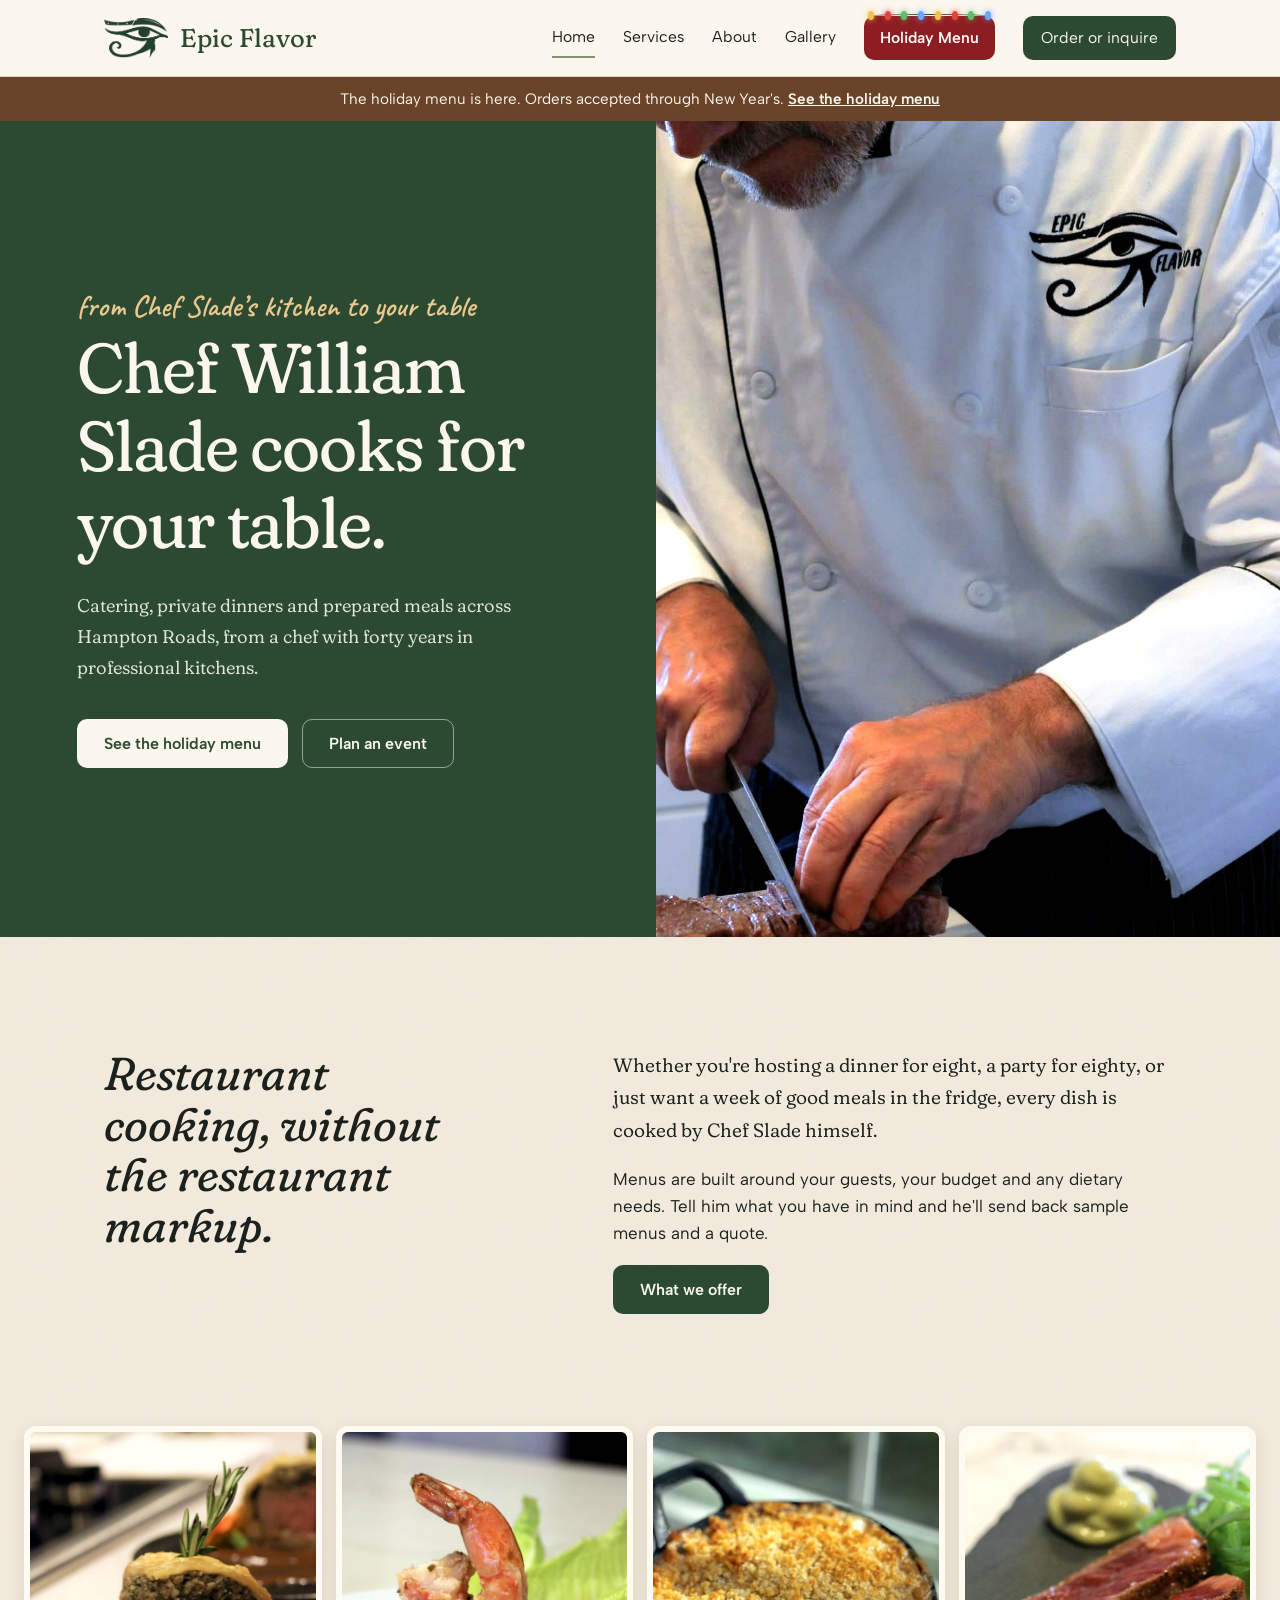
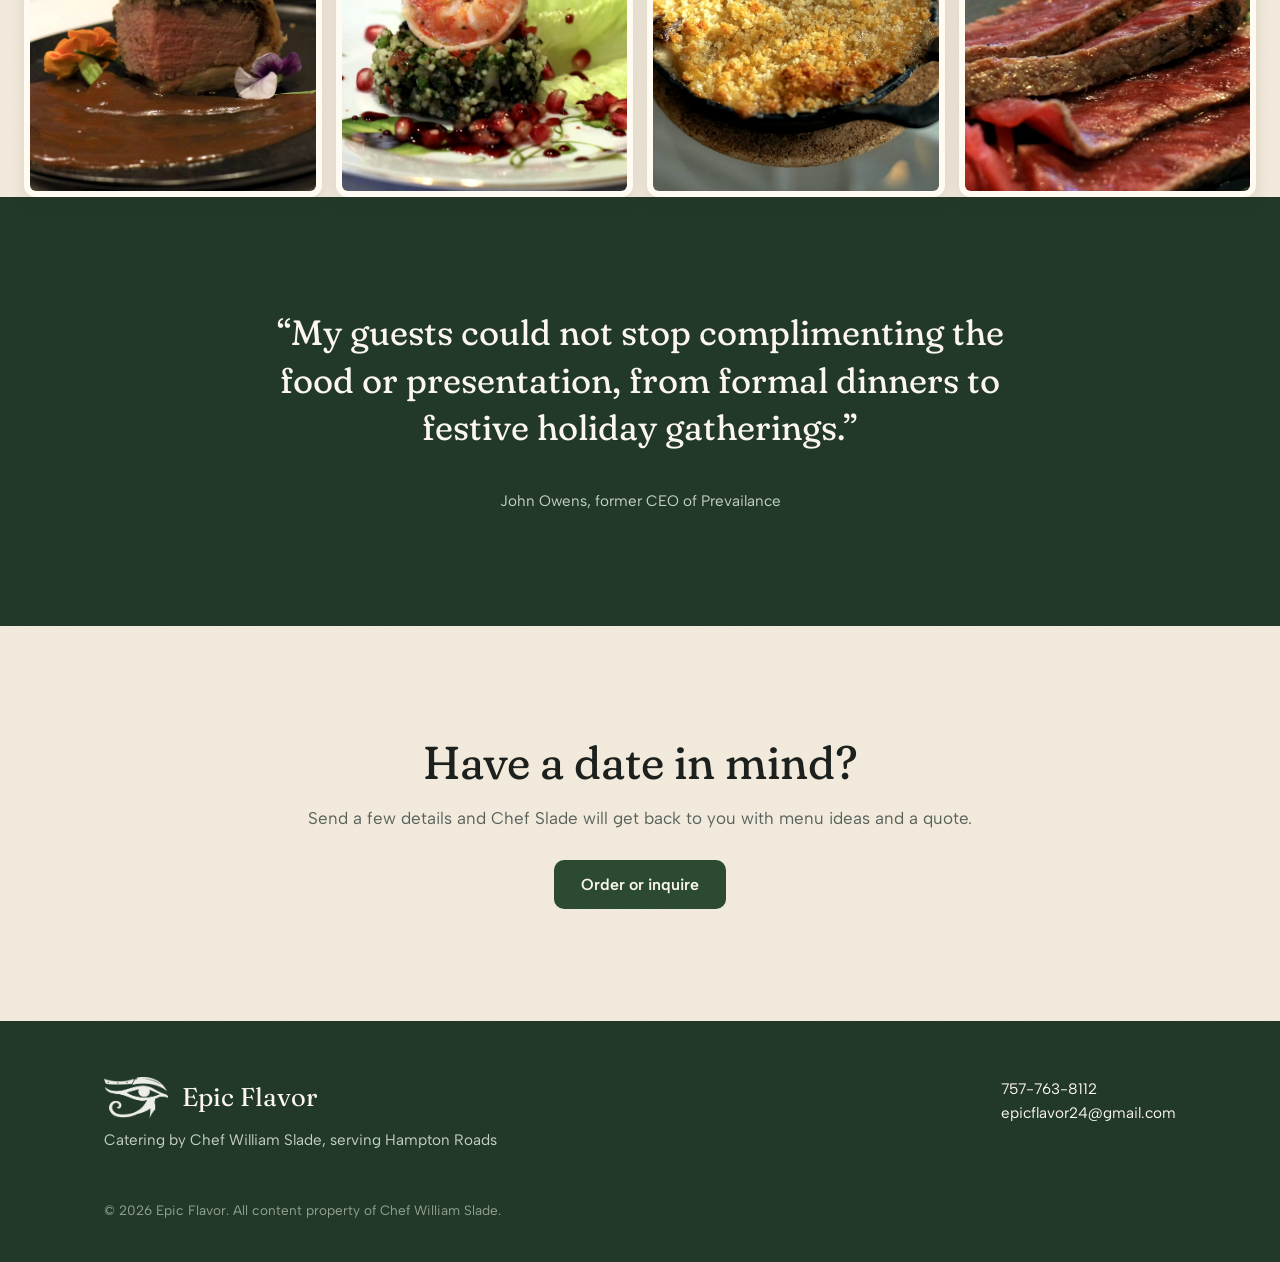
<file: index.html>
<!DOCTYPE html>
<html lang="en">
<head>
  <meta charset="utf-8">
  <meta name="viewport" content="width=device-width, initial-scale=1">
  <title>Epic Flavor | Catering by Chef William Slade</title>
  <meta name="description" content="Chef-made catering, private dinners and prepared meals in Hampton Roads by Chef William Slade.">
  <link rel="icon" href="/images/logo-mark.png">
  <link rel="stylesheet" href="/styles.css">
</head>
<body>
  <header class="site-header">
    <div class="wrap">
      <a class="brand" href="/"><img src="/images/logo-mark.png" alt="" width="64" height="43"><span>Epic Flavor</span></a>
      <button class="menu-toggle" type="button" aria-expanded="false" aria-controls="nav">Menu</button>
      <nav class="nav" id="nav" aria-label="Main">
        <a href="/index.html" aria-current="page">Home</a>
        <a href="/services.html">Services</a>
        <a href="/about.html">About</a>
        <a href="/gallery.html">Gallery</a>
        <a class="nav-holiday" href="/holiday.html"><span class="lights" aria-hidden="true"><i></i><i></i><i></i><i></i><i></i><i></i><i></i><i></i></span>Holiday Menu</a>
        <a class="nav-order" href="/order.html">Order or inquire</a>
      </nav>
    </div>
  </header>
  <div class="season" hidden></div>
  <main>
    <section class="hero">
      <div class="hero-text">
        <p class="hand-note">from Chef Slade&rsquo;s kitchen to your table</p>
        <h1>Chef William Slade cooks for your table.</h1>
        <p>Catering, private dinners and prepared meals across Hampton Roads, from a chef with forty years in professional kitchens.</p>
        <div class="hero-actions">
          <a class="btn btn-light" href="/holiday.html">See the holiday menu</a>
          <a class="btn btn-ghost" href="/order.html">Plan an event</a>
        </div>
      </div>
      <div class="hero-photo">
        <img src="/images/chef-carving.jpg" alt="Chef William Slade carving beef tenderloin" width="1225" height="1600">
      </div>
    </section>

    <section class="section">
      <div class="wrap intro-grid">
        <h2>Restaurant cooking, without the restaurant markup.</h2>
        <div class="prose">
          <p class="lead">Whether you're hosting a dinner for eight, a party for eighty, or just want a week of good meals in the fridge, every dish is cooked by Chef Slade himself.</p>
          <p>Menus are built around your guests, your budget and any dietary needs. Tell him what you have in mind and he'll send back sample menus and a quote.</p>
          <a class="btn btn-dark" href="/services.html">What we offer</a>
        </div>
      </div>
    </section>

    <div class="strip" aria-label="Dishes by Chef Slade">
      <img src="/images/beef-wellington.jpg" alt="Beef Wellington with rosemary and edible flowers" loading="lazy">
      <img src="/images/prawn-tabouli.jpg" alt="Jumbo prawn with tabouli and pomegranate" loading="lazy">
      <img src="/images/mac-and-cheese.jpg" alt="Baked mac and cheese in a cast iron dish" loading="lazy">
      <img src="/images/wagyu-tataki.jpg" alt="Sliced wagyu tataki on slate" loading="lazy">
    </div>

    <section class="section quote">
      <div class="wrap">
        <blockquote>
          <p>&ldquo;My guests could not stop complimenting the food or presentation, from formal dinners to festive holiday gatherings.&rdquo;</p>
          <cite>John Owens, former CEO of Prevailance</cite>
        </blockquote>
      </div>
    </section>

    <section class="section cta">
      <div class="wrap">
        <h2>Have a date in mind?</h2>
        <p>Send a few details and Chef Slade will get back to you with menu ideas and a quote.</p>
        <a class="btn btn-dark" href="/order.html">Order or inquire</a>
      </div>
    </section>
  </main>
  <footer class="site-footer">
    <div class="wrap">
      <div>
        <div class="f-brand"><img src="/images/logo-mark-light.png" alt="" width="64" height="41"><span>Epic Flavor</span></div>
        <div>Catering by Chef William Slade, serving Hampton Roads</div>
      </div>
      <div>
        <div><a href="tel:7577638112">757-763-8112</a></div>
        <div><a href="mailto:epicflavor24@gmail.com">epicflavor24@gmail.com</a></div>
      </div>
      <div class="small">&copy; <span id="yr">2026</span> Epic Flavor. All content property of Chef William Slade.</div>
    </div>
  </footer>
  <script src="/site.js" defer></script>
</body>
</html>
</file>
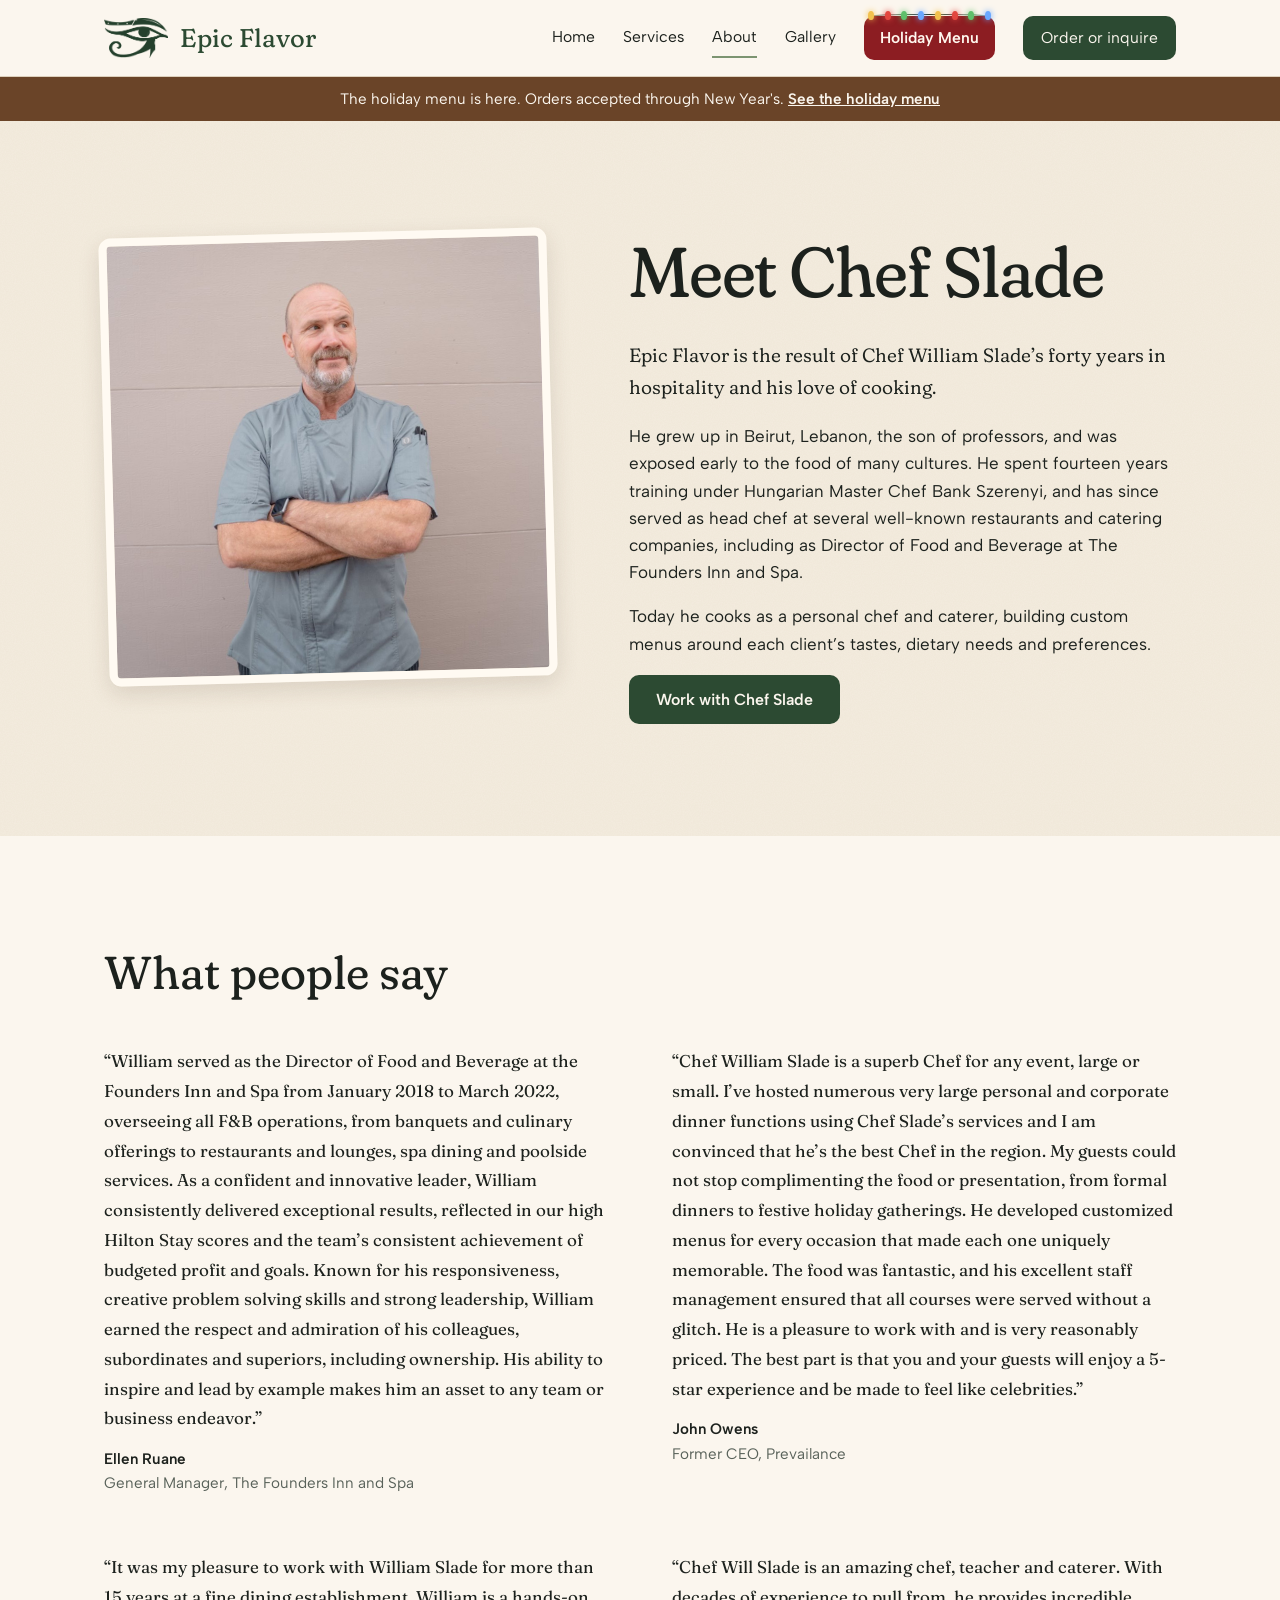
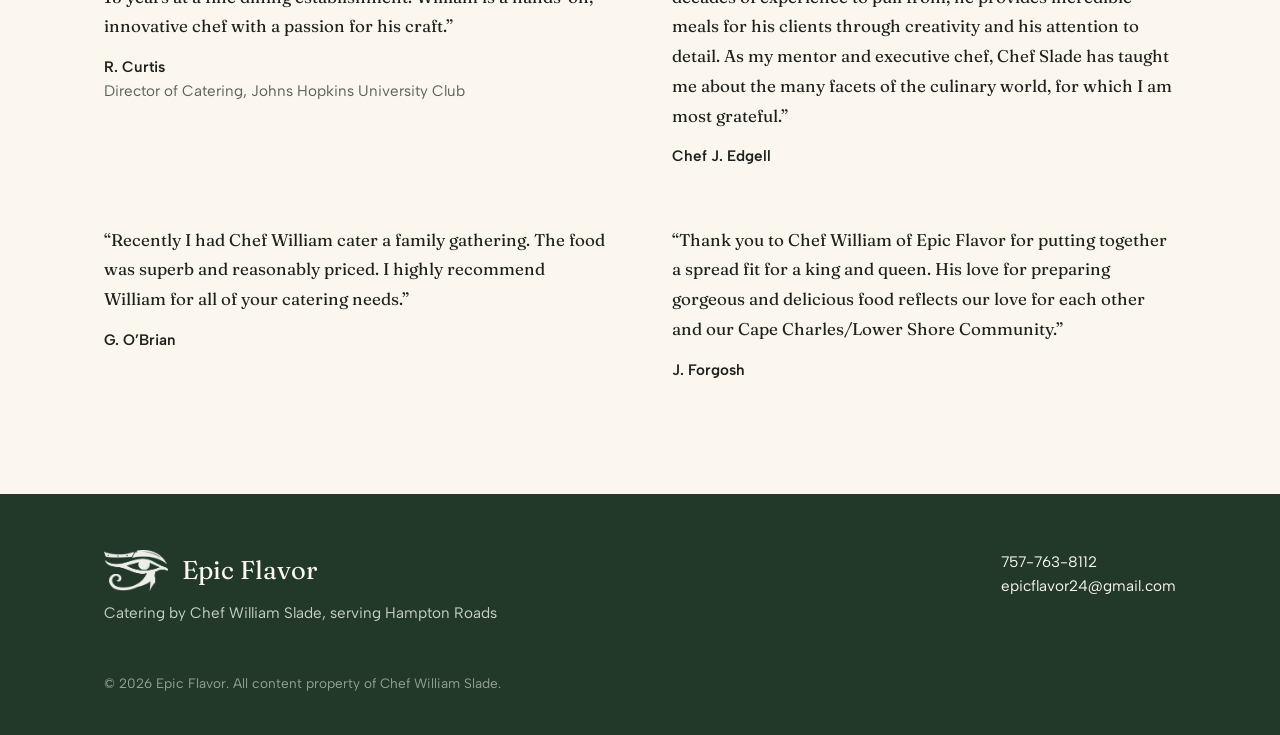
<file: about.html>
<!DOCTYPE html>
<html lang="en">
<head>
  <meta charset="utf-8">
  <meta name="viewport" content="width=device-width, initial-scale=1">
  <title>About Chef Slade | Epic Flavor</title>
  <meta name="description" content="Chef-made catering, private dinners and prepared meals in Hampton Roads by Chef William Slade.">
  <link rel="icon" href="/images/logo-mark.png">
  <link rel="stylesheet" href="/styles.css">
</head>
<body>
  <header class="site-header">
    <div class="wrap">
      <a class="brand" href="/"><img src="/images/logo-mark.png" alt="" width="64" height="43"><span>Epic Flavor</span></a>
      <button class="menu-toggle" type="button" aria-expanded="false" aria-controls="nav">Menu</button>
      <nav class="nav" id="nav" aria-label="Main">
        <a href="/index.html">Home</a>
        <a href="/services.html">Services</a>
        <a href="/about.html" aria-current="page">About</a>
        <a href="/gallery.html">Gallery</a>
        <a class="nav-holiday" href="/holiday.html"><span class="lights" aria-hidden="true"><i></i><i></i><i></i><i></i><i></i><i></i><i></i><i></i></span>Holiday Menu</a>
        <a class="nav-order" href="/order.html">Order or inquire</a>
      </nav>
    </div>
  </header>
  <div class="season" hidden></div>
  <main>
    <section class="section">
      <div class="wrap about-grid">
        <img src="/images/chef-portrait.jpg" alt="Chef William Slade" width="1080" height="1080">
        <div class="prose">
          <h1>Meet Chef Slade</h1>
          <p class="lead" style="margin-top:28px">Epic Flavor is the result of Chef William Slade&rsquo;s forty years in hospitality and his love of cooking.</p>
          <p>He grew up in Beirut, Lebanon, the son of professors, and was exposed early to the food of many cultures. He spent fourteen years training under Hungarian Master Chef Bank Szerenyi, and has since served as head chef at several well-known restaurants and catering companies, including as Director of Food and Beverage at The Founders Inn and Spa.</p>
          <p>Today he cooks as a personal chef and caterer, building custom menus around each client&rsquo;s tastes, dietary needs and preferences.</p>
          <a class="btn btn-dark" href="/order.html">Work with Chef Slade</a>
        </div>
      </div>
    </section>
    <section class="section section-paper">
      <div class="wrap">
        <h2>What people say</h2>
        <div class="testimonials">
          <figure>
            <blockquote>&ldquo;William served as the Director of Food and Beverage at the Founders Inn and Spa from January 2018 to March 2022, overseeing all F&amp;B operations, from banquets and culinary offerings to restaurants and lounges, spa dining and poolside services. As a confident and innovative leader, William consistently delivered exceptional results, reflected in our high Hilton Stay scores and the team&rsquo;s consistent achievement of budgeted profit and goals. Known for his responsiveness, creative problem solving skills and strong leadership, William earned the respect and admiration of his colleagues, subordinates and superiors, including ownership. His ability to inspire and lead by example makes him an asset to any team or business endeavor.&rdquo;</blockquote>
            <figcaption><strong>Ellen Ruane</strong>General Manager, The Founders Inn and Spa</figcaption>
          </figure>
          <figure>
            <blockquote>&ldquo;Chef William Slade is a superb Chef for any event, large or small. I&rsquo;ve hosted numerous very large personal and corporate dinner functions using Chef Slade&rsquo;s services and I am convinced that he&rsquo;s the best Chef in the region. My guests could not stop complimenting the food or presentation, from formal dinners to festive holiday gatherings. He developed customized menus for every occasion that made each one uniquely memorable. The food was fantastic, and his excellent staff management ensured that all courses were served without a glitch. He is a pleasure to work with and is very reasonably priced. The best part is that you and your guests will enjoy a 5-star experience and be made to feel like celebrities.&rdquo;</blockquote>
            <figcaption><strong>John Owens</strong>Former CEO, Prevailance</figcaption>
          </figure>
          <figure>
            <blockquote>&ldquo;It was my pleasure to work with William Slade for more than 15 years at a fine dining establishment. William is a hands-on, innovative chef with a passion for his craft.&rdquo;</blockquote>
            <figcaption><strong>R. Curtis</strong>Director of Catering, Johns Hopkins University Club</figcaption>
          </figure>
          <figure>
            <blockquote>&ldquo;Chef Will Slade is an amazing chef, teacher and caterer. With decades of experience to pull from, he provides incredible meals for his clients through creativity and his attention to detail. As my mentor and executive chef, Chef Slade has taught me about the many facets of the culinary world, for which I am most grateful.&rdquo;</blockquote>
            <figcaption><strong>Chef J. Edgell</strong></figcaption>
          </figure>
          <figure>
            <blockquote>&ldquo;Recently I had Chef William cater a family gathering. The food was superb and reasonably priced. I highly recommend William for all of your catering needs.&rdquo;</blockquote>
            <figcaption><strong>G. O&rsquo;Brian</strong></figcaption>
          </figure>
          <figure>
            <blockquote>&ldquo;Thank you to Chef William of Epic Flavor for putting together a spread fit for a king and queen. His love for preparing gorgeous and delicious food reflects our love for each other and our Cape Charles/Lower Shore Community.&rdquo;</blockquote>
            <figcaption><strong>J. Forgosh</strong></figcaption>
          </figure>
        </div>
      </div>
    </section>
  </main>
  <footer class="site-footer">
    <div class="wrap">
      <div>
        <div class="f-brand"><img src="/images/logo-mark-light.png" alt="" width="64" height="41"><span>Epic Flavor</span></div>
        <div>Catering by Chef William Slade, serving Hampton Roads</div>
      </div>
      <div>
        <div><a href="tel:7577638112">757-763-8112</a></div>
        <div><a href="mailto:epicflavor24@gmail.com">epicflavor24@gmail.com</a></div>
      </div>
      <div class="small">&copy; <span id="yr">2026</span> Epic Flavor. All content property of Chef William Slade.</div>
    </div>
  </footer>
  <script src="/site.js" defer></script>
</body>
</html>
</file>
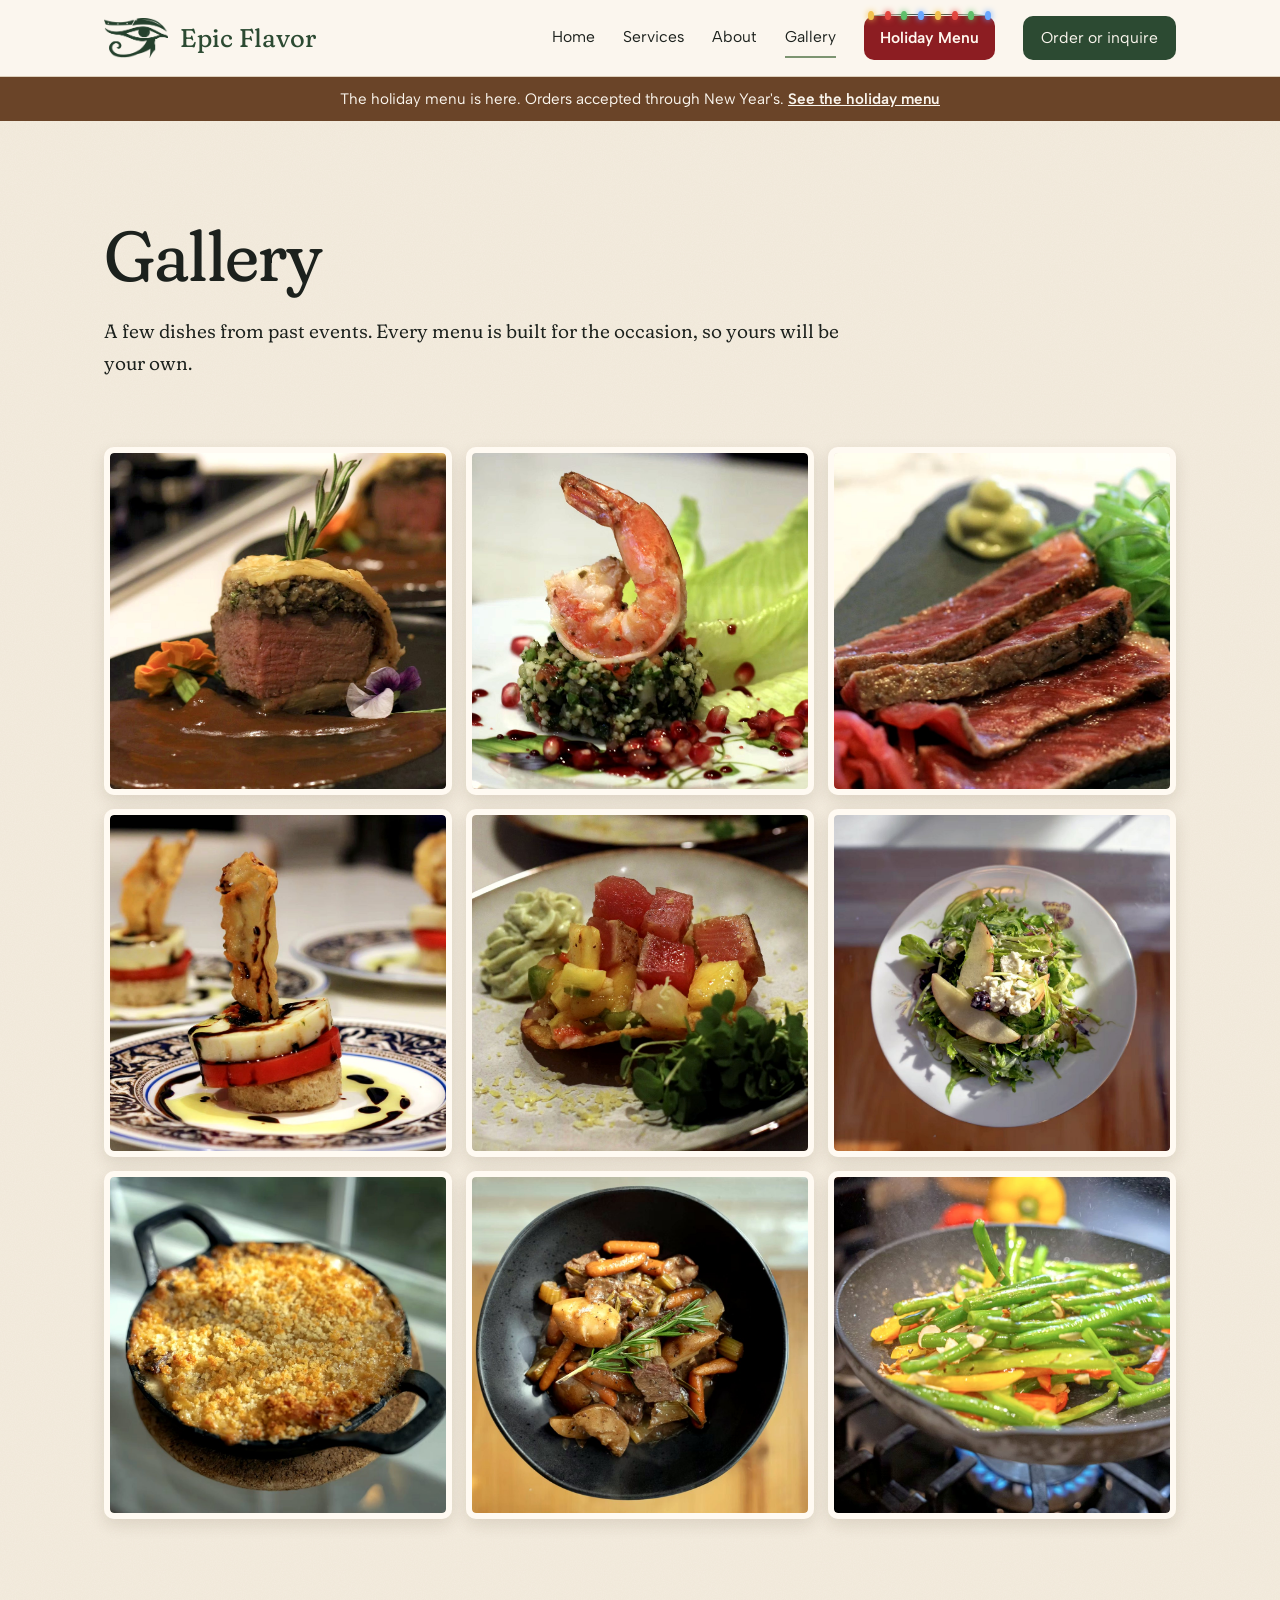
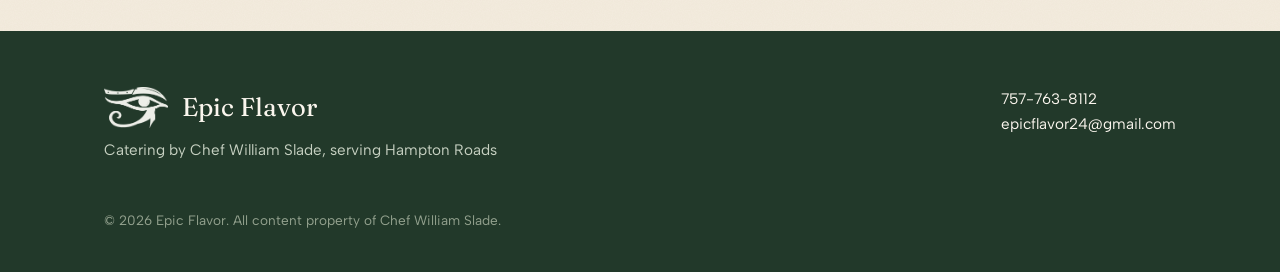
<file: gallery.html>
<!DOCTYPE html>
<html lang="en">
<head>
  <meta charset="utf-8">
  <meta name="viewport" content="width=device-width, initial-scale=1">
  <title>Gallery | Epic Flavor</title>
  <meta name="description" content="Chef-made catering, private dinners and prepared meals in Hampton Roads by Chef William Slade.">
  <link rel="icon" href="/images/logo-mark.png">
  <link rel="stylesheet" href="/styles.css">
</head>
<body>
  <header class="site-header">
    <div class="wrap">
      <a class="brand" href="/"><img src="/images/logo-mark.png" alt="" width="64" height="43"><span>Epic Flavor</span></a>
      <button class="menu-toggle" type="button" aria-expanded="false" aria-controls="nav">Menu</button>
      <nav class="nav" id="nav" aria-label="Main">
        <a href="/index.html">Home</a>
        <a href="/services.html">Services</a>
        <a href="/about.html">About</a>
        <a href="/gallery.html" aria-current="page">Gallery</a>
        <a class="nav-holiday" href="/holiday.html"><span class="lights" aria-hidden="true"><i></i><i></i><i></i><i></i><i></i><i></i><i></i><i></i></span>Holiday Menu</a>
        <a class="nav-order" href="/order.html">Order or inquire</a>
      </nav>
    </div>
  </header>
  <div class="season" hidden></div>
  <main>
    <section class="page-head">
      <div class="wrap">
        <h1>Gallery</h1>
        <p class="lead prose">A few dishes from past events. Every menu is built for the occasion, so yours will be your own.</p>
      </div>
    </section>
    <section class="section section-tight">
      <div class="wrap gallery">
        <figure><img src="/images/beef-wellington.jpg" alt="Beef Wellington" loading="lazy"><figcaption>Beef Wellington</figcaption></figure>
        <figure><img src="/images/prawn-tabouli.jpg" alt="Jumbo prawn with tabouli" loading="lazy"><figcaption>Jumbo prawn with tabouli</figcaption></figure>
        <figure><img src="/images/wagyu-tataki.jpg" alt="Wagyu tataki" loading="lazy"><figcaption>Wagyu tataki</figcaption></figure>
        <figure><img src="/images/mozzarella-roulade.jpg" alt="Mozzarella roulade" loading="lazy"><figcaption>Mozzarella roulade</figcaption></figure>
        <figure><img src="/images/tuna-tostadas.jpg" alt="Tuna tostadas" loading="lazy"><figcaption>Tuna tostadas</figcaption></figure>
        <figure><img src="/images/harvest-salad.jpg" alt="Harvest salad" loading="lazy"><figcaption>Harvest salad</figcaption></figure>
        <figure><img src="/images/mac-and-cheese.jpg" alt="Mac and cheese" loading="lazy"><figcaption>Mac and cheese</figcaption></figure>
        <figure><img src="/images/pot-roast.jpg" alt="Pot roast" loading="lazy"><figcaption>Pot roast</figcaption></figure>
        <figure><img src="/images/green-beans-amandine.jpg" alt="Green beans amandine" loading="lazy"><figcaption>Green beans amandine</figcaption></figure>
      </div>
    </section>
  </main>
  <footer class="site-footer">
    <div class="wrap">
      <div>
        <div class="f-brand"><img src="/images/logo-mark-light.png" alt="" width="64" height="41"><span>Epic Flavor</span></div>
        <div>Catering by Chef William Slade, serving Hampton Roads</div>
      </div>
      <div>
        <div><a href="tel:7577638112">757-763-8112</a></div>
        <div><a href="mailto:epicflavor24@gmail.com">epicflavor24@gmail.com</a></div>
      </div>
      <div class="small">&copy; <span id="yr">2026</span> Epic Flavor. All content property of Chef William Slade.</div>
    </div>
  </footer>
  <script src="/site.js" defer></script>
</body>
</html>
</file>
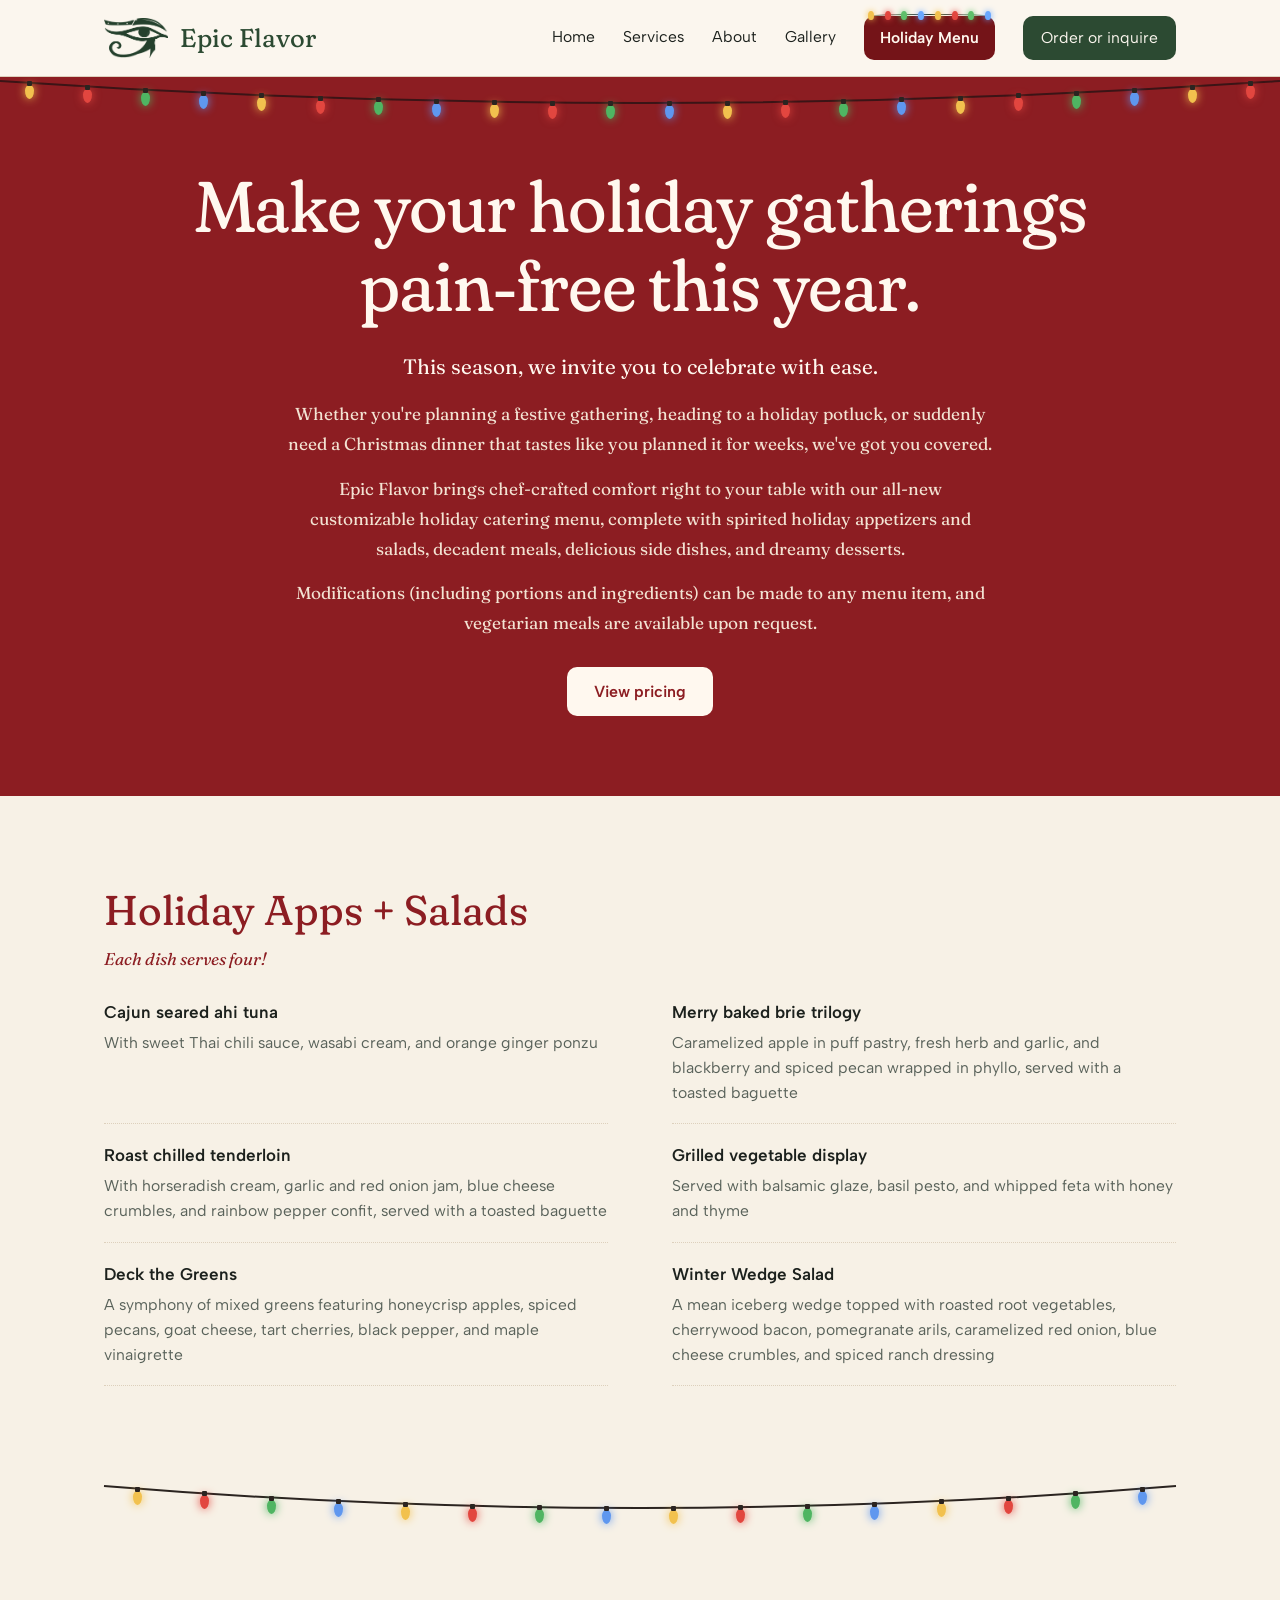
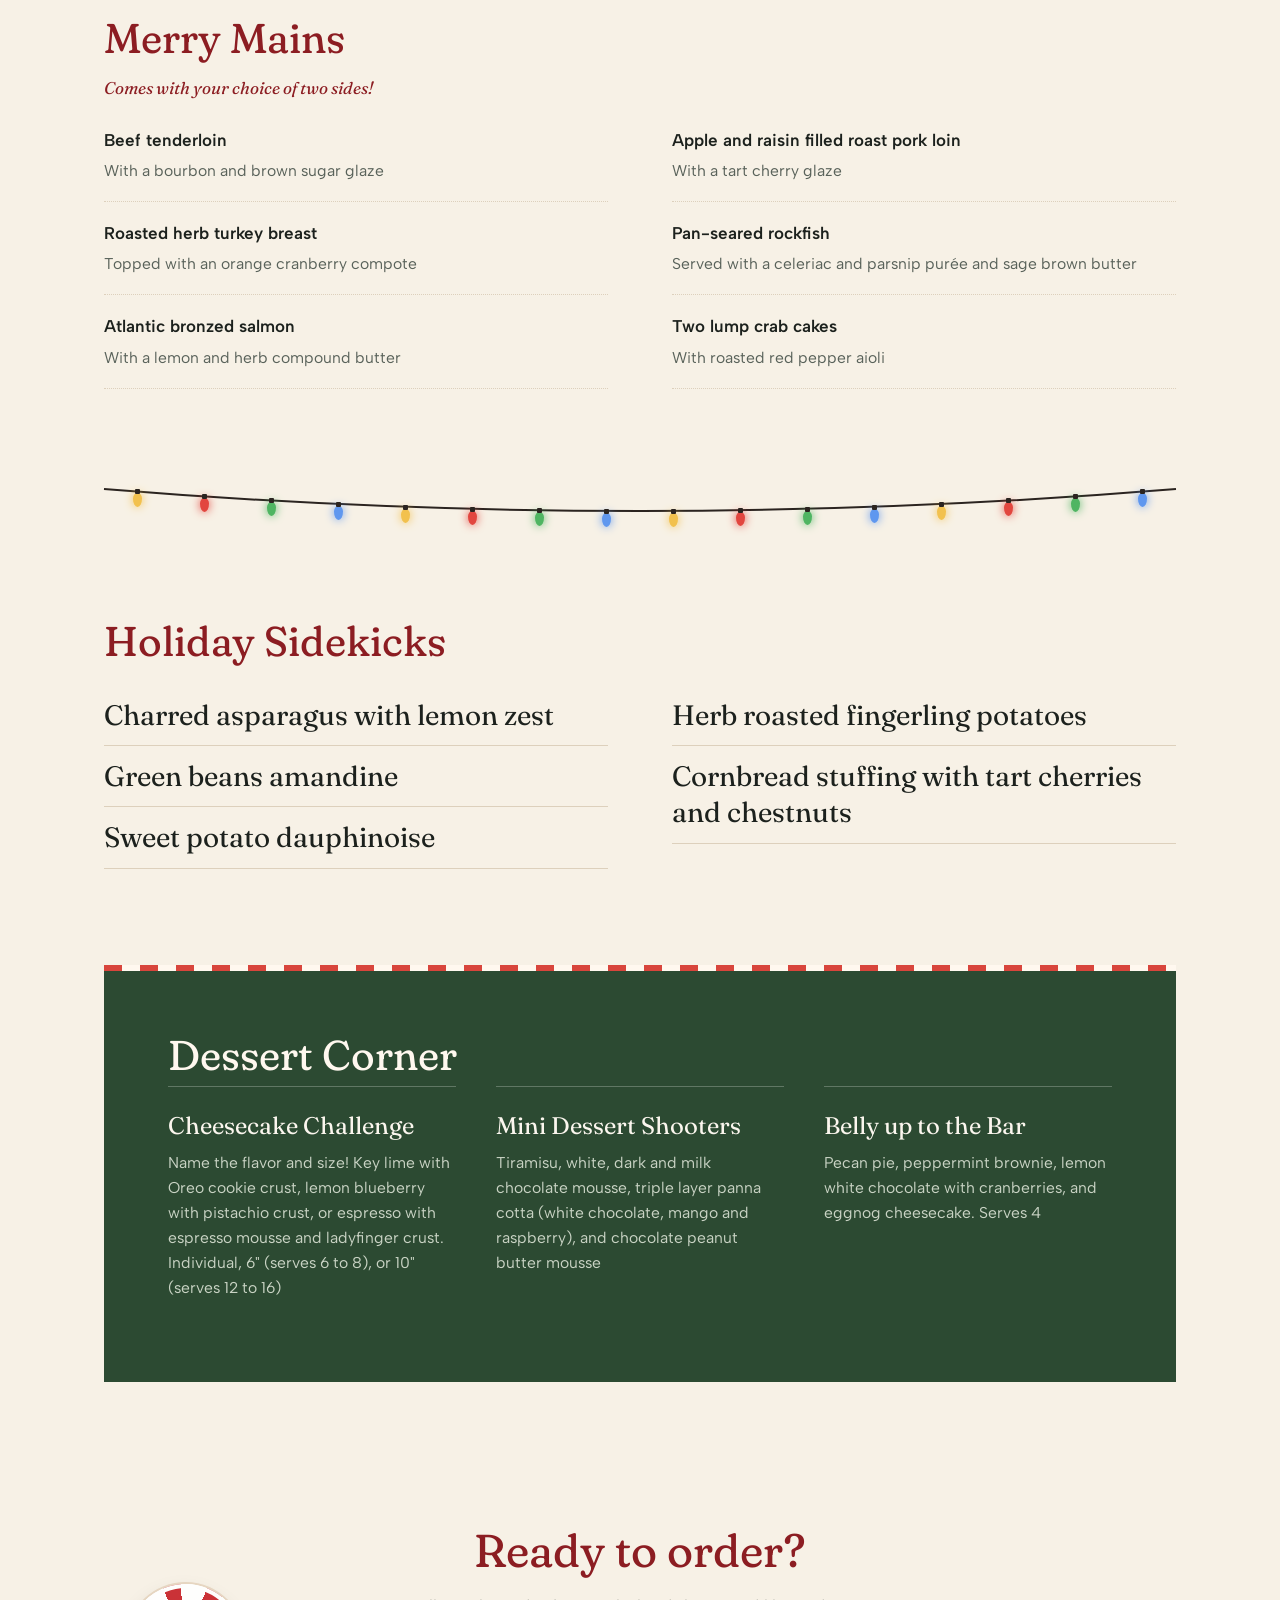
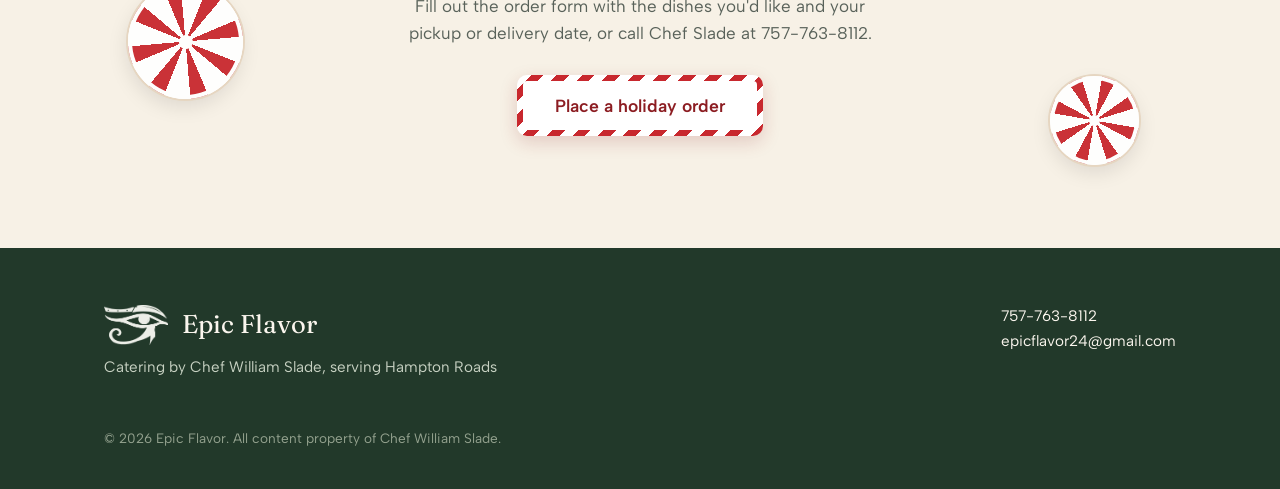
<file: holiday.html>
<!DOCTYPE html>
<html lang="en">
<head>
  <meta charset="utf-8">
  <meta name="viewport" content="width=device-width, initial-scale=1">
  <title>Holiday Menu | Epic Flavor</title>
  <meta name="description" content="Chef-made catering, private dinners and prepared meals in Hampton Roads by Chef William Slade.">
  <link rel="icon" href="/images/logo-mark.png">
  <link rel="stylesheet" href="/styles.css">
</head>
<body>
  <header class="site-header">
    <div class="wrap">
      <a class="brand" href="/"><img src="/images/logo-mark.png" alt="" width="64" height="43"><span>Epic Flavor</span></a>
      <button class="menu-toggle" type="button" aria-expanded="false" aria-controls="nav">Menu</button>
      <nav class="nav" id="nav" aria-label="Main">
        <a href="/index.html">Home</a>
        <a href="/services.html">Services</a>
        <a href="/about.html">About</a>
        <a href="/gallery.html">Gallery</a>
        <a class="nav-holiday" href="/holiday.html" aria-current="page"><span class="lights" aria-hidden="true"><i></i><i></i><i></i><i></i><i></i><i></i><i></i><i></i></span>Holiday Menu</a>
        <a class="nav-order" href="/order.html">Order or inquire</a>
      </nav>
    </div>
  </header>
  
  <main>
    <div id="menus" class="holiday-page"><p class="wrap" style="padding:80px 24px">Loading the holiday menu&hellip;</p></div>
    <section class="section cta holiday-cta">
      <span class="peppermint p1" aria-hidden="true"></span><span class="peppermint p2" aria-hidden="true"></span>
      <div class="wrap">
        <h2>Ready to order?</h2>
        <p>Fill out the order form with the dishes you'd like and your pickup or delivery date, or call Chef Slade at 757-763-8112.</p>
        <a class="btn btn-candy" href="/order.html?type=holiday">Place a holiday order</a>
      </div>
    </section>
  </main>
  <footer class="site-footer">
    <div class="wrap">
      <div>
        <div class="f-brand"><img src="/images/logo-mark-light.png" alt="" width="64" height="41"><span>Epic Flavor</span></div>
        <div>Catering by Chef William Slade, serving Hampton Roads</div>
      </div>
      <div>
        <div><a href="tel:7577638112">757-763-8112</a></div>
        <div><a href="mailto:epicflavor24@gmail.com">epicflavor24@gmail.com</a></div>
      </div>
      <div class="small">&copy; <span id="yr">2026</span> Epic Flavor. All content property of Chef William Slade.</div>
    </div>
  </footer>
  <script src="/site.js" defer></script>
</body>
</html>
</file>
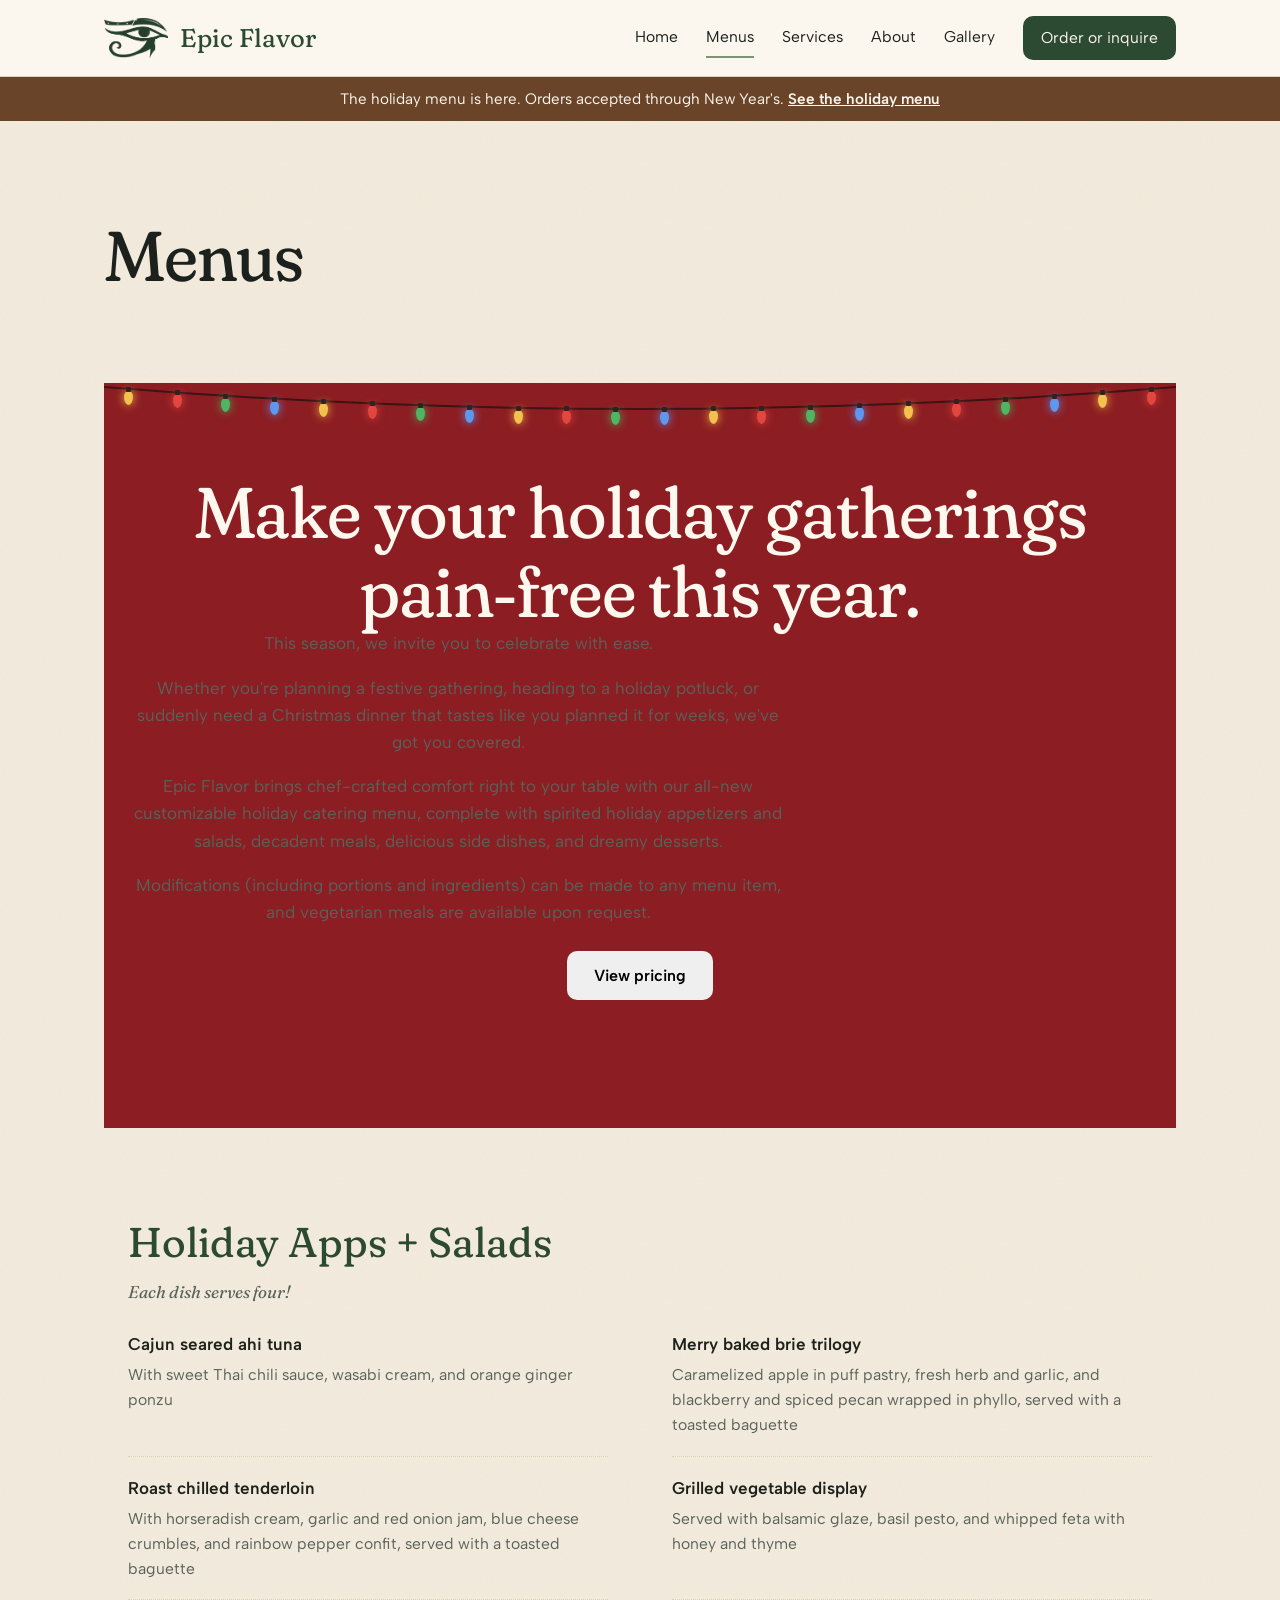
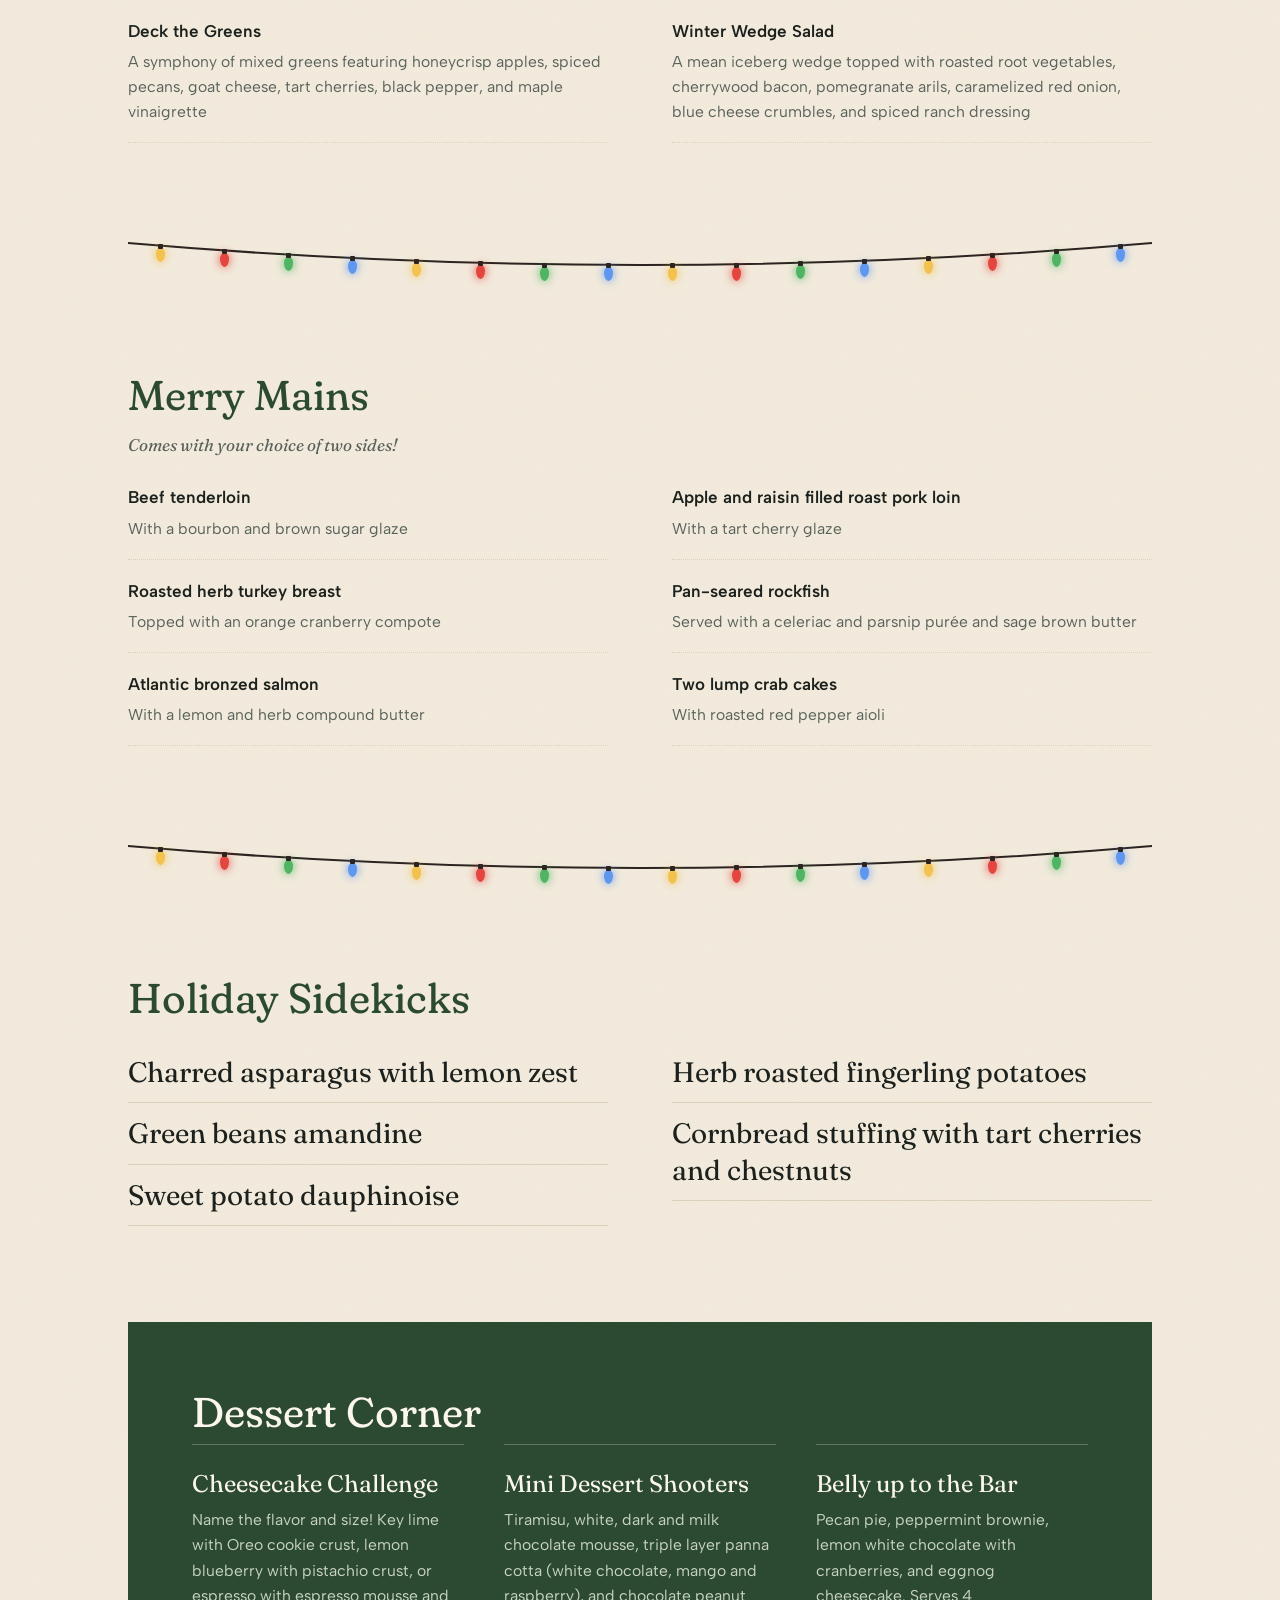
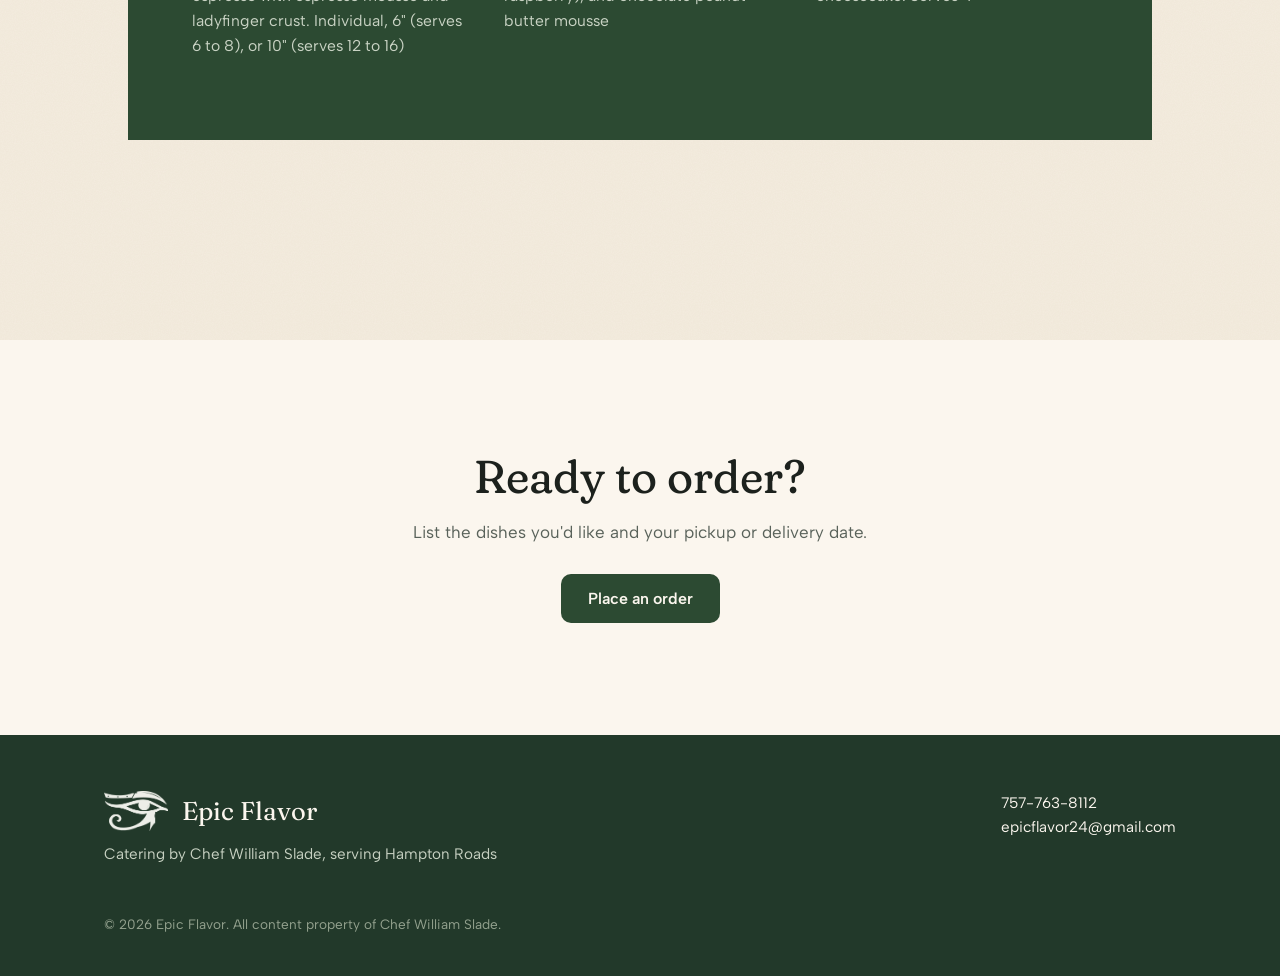
<file: menus.html>
<!DOCTYPE html>
<html lang="en">
<head>
  <meta charset="utf-8">
  <meta name="viewport" content="width=device-width, initial-scale=1">
  <title>Menus | Epic Flavor</title>
  <meta name="description" content="Chef-made catering, private dinners and prepared meals in Hampton Roads by Chef William Slade.">
  <link rel="icon" href="/images/logo-mark.png">
  <link rel="preconnect" href="https://fonts.googleapis.com">
  <link rel="preconnect" href="https://fonts.gstatic.com" crossorigin>
  <link href="https://fonts.googleapis.com/css2?family=Albert+Sans:wght@400;500;600&family=Libre+Caslon+Display&family=Libre+Caslon+Text:ital@0;1&display=swap" rel="stylesheet">
  <link rel="stylesheet" href="/styles.css">
</head>
<body>
  <header class="site-header">
    <div class="wrap">
      <a class="brand" href="/"><img src="/images/logo-mark.png" alt="" width="64" height="43"><span>Epic Flavor</span></a>
      <button class="menu-toggle" type="button" aria-expanded="false" aria-controls="nav">Menu</button>
      <nav class="nav" id="nav" aria-label="Main">
        <a href="/index.html">Home</a>
        <a href="/menus.html" aria-current="page">Menus</a>
        <a href="/services.html">Services</a>
        <a href="/about.html">About</a>
        <a href="/gallery.html">Gallery</a>
        <a class="nav-order" href="/order.html">Order or inquire</a>
      </nav>
    </div>
  </header>
  <div class="season" hidden></div>
  <main>
    <section class="page-head">
      <div class="wrap">
        <h1>Menus</h1>
      </div>
    </section>
    <section class="section section-tight">
      <div class="wrap" id="menus"><p>Loading the menu&hellip;</p></div>
    </section>
    <section class="section section-paper cta">
      <div class="wrap">
        <h2>Ready to order?</h2>
        <p>List the dishes you'd like and your pickup or delivery date.</p>
        <a class="btn btn-dark" href="/order.html">Place an order</a>
      </div>
    </section>
  </main>
  <footer class="site-footer">
    <div class="wrap">
      <div>
        <div class="f-brand"><img src="/images/logo-mark-light.png" alt="" width="64" height="41"><span>Epic Flavor</span></div>
        <div>Catering by Chef William Slade, serving Hampton Roads</div>
      </div>
      <div>
        <div><a href="tel:7577638112">757-763-8112</a></div>
        <div><a href="mailto:epicflavor24@gmail.com">epicflavor24@gmail.com</a></div>
      </div>
      <div class="small">&copy; <span id="yr">2026</span> Epic Flavor. All content property of Chef William Slade.</div>
    </div>
  </footer>
  <script src="/site.js" defer></script>
</body>
</html>
</file>
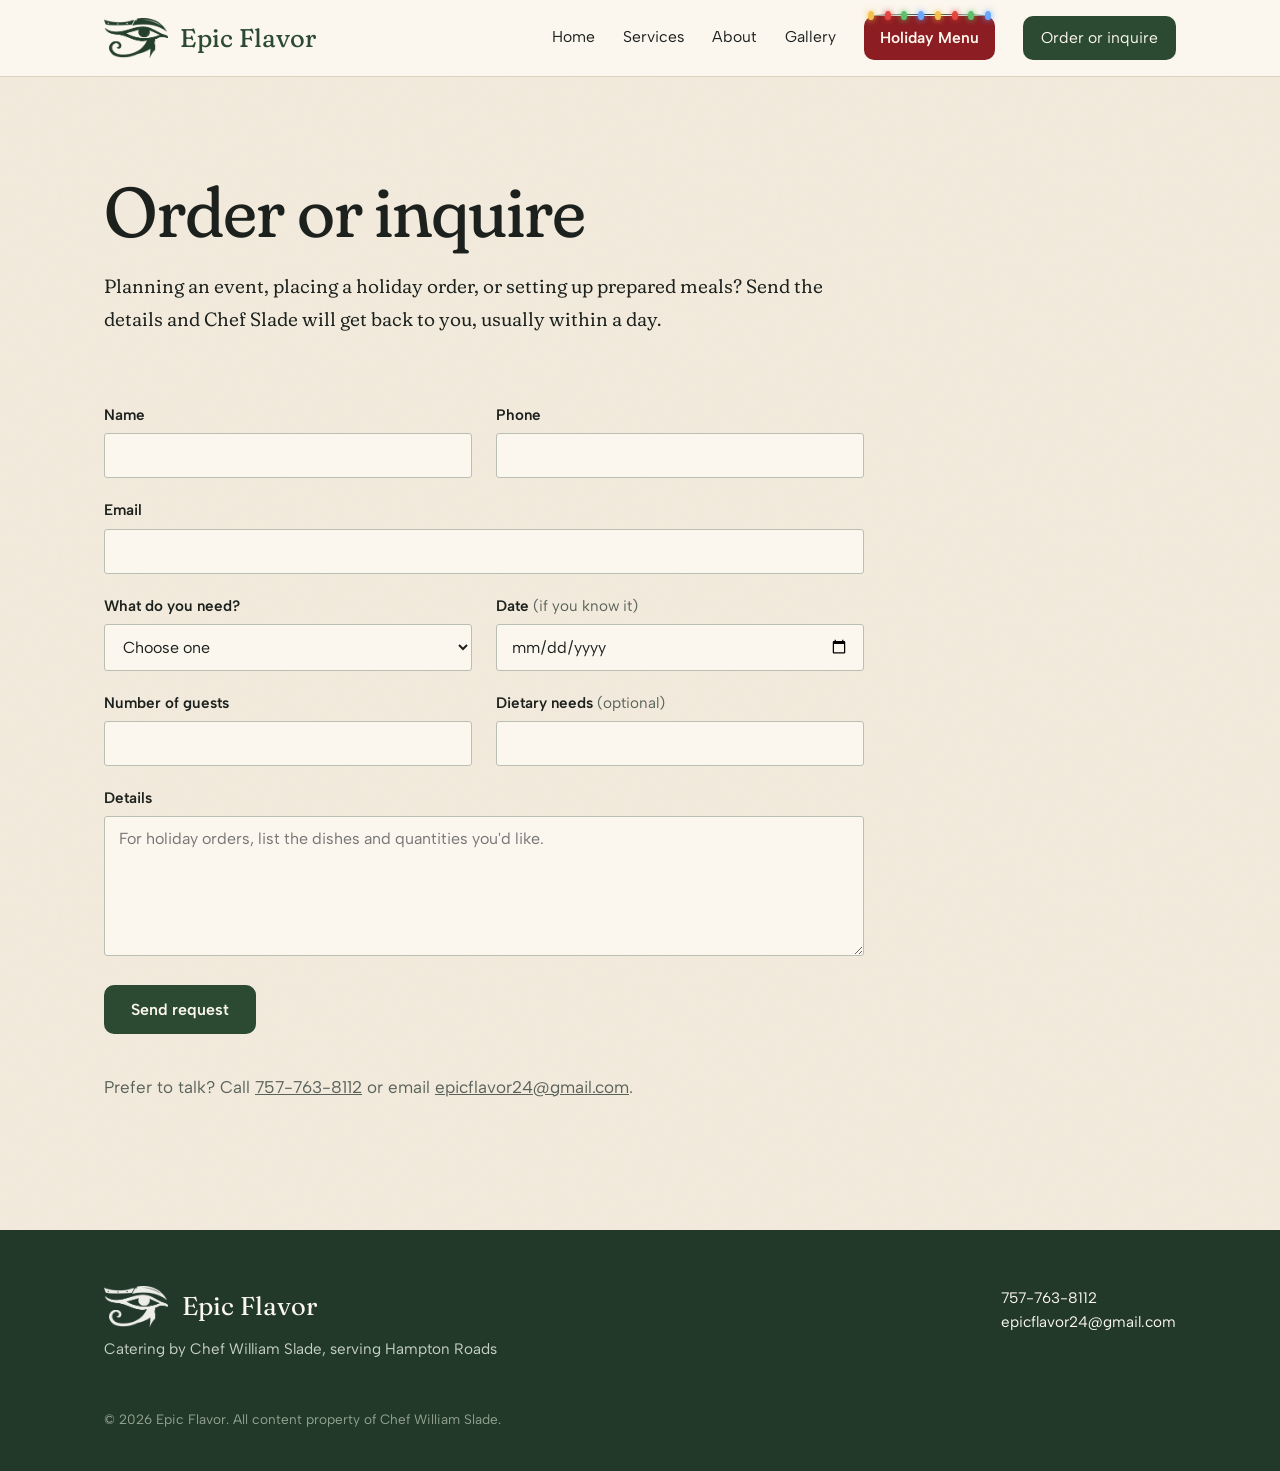
<file: order.html>
<!DOCTYPE html>
<html lang="en">
<head>
  <meta charset="utf-8">
  <meta name="viewport" content="width=device-width, initial-scale=1">
  <title>Order or inquire | Epic Flavor</title>
  <meta name="description" content="Chef-made catering, private dinners and prepared meals in Hampton Roads by Chef William Slade.">
  <link rel="icon" href="/images/logo-mark.png">
  <link rel="stylesheet" href="/styles.css">
</head>
<body>
  <header class="site-header">
    <div class="wrap">
      <a class="brand" href="/"><img src="/images/logo-mark.png" alt="" width="64" height="43"><span>Epic Flavor</span></a>
      <button class="menu-toggle" type="button" aria-expanded="false" aria-controls="nav">Menu</button>
      <nav class="nav" id="nav" aria-label="Main">
        <a href="/index.html">Home</a>
        <a href="/services.html">Services</a>
        <a href="/about.html">About</a>
        <a href="/gallery.html">Gallery</a>
        <a class="nav-holiday" href="/holiday.html"><span class="lights" aria-hidden="true"><i></i><i></i><i></i><i></i><i></i><i></i><i></i><i></i></span>Holiday Menu</a>
        <a class="nav-order" href="/order.html" aria-current="page">Order or inquire</a>
      </nav>
    </div>
  </header>
  
  <main>
    <section class="page-head">
      <div class="wrap">
        <h1>Order or inquire</h1>
        <p class="lead prose">Planning an event, placing a holiday order, or setting up prepared meals? Send the details and Chef Slade will get back to you, usually within a day.</p>
      </div>
    </section>
    <section class="section section-tight">
      <div class="wrap">
        <form class="form" name="inquiry" method="POST" action="/thanks.html" data-netlify="true" netlify-honeypot="company">
          <input type="hidden" name="form-name" value="inquiry">
          <p class="hidden-field"><label>Leave this empty <input name="company"></label></p>
          <div><label for="f-name">Name</label><input id="f-name" name="name" autocomplete="name" required></div>
          <div><label for="f-phone">Phone</label><input id="f-phone" name="phone" type="tel" autocomplete="tel" required></div>
          <div class="full"><label for="f-email">Email</label><input id="f-email" name="email" type="email" autocomplete="email" required></div>
          <div><label for="f-type">What do you need?</label>
            <select id="f-type" name="type" required>
              <option value="">Choose one</option>
              <option>Holiday order</option>
              <option>Small event (2 to 10 guests)</option>
              <option>Large event (10+ guests)</option>
              <option>Cocktail party</option>
              <option>Prepared meals</option>
              <option>Something else</option>
            </select></div>
          <div><label for="f-date">Date <span class="hint">(if you know it)</span></label><input id="f-date" name="date" type="date"></div>
          <div><label for="f-guests">Number of guests</label><input id="f-guests" name="guests" inputmode="numeric"></div>
          <div><label for="f-diet">Dietary needs <span class="hint">(optional)</span></label><input id="f-diet" name="dietary"></div>
          <div class="full"><label for="f-details">Details</label><textarea id="f-details" name="details" placeholder="For holiday orders, list the dishes and quantities you'd like." required></textarea></div>
          <div class="full"><button class="btn btn-dark" type="submit">Send request</button></div>
        </form>
        <p class="contact-direct">Prefer to talk? Call <a href="tel:7577638112">757-763-8112</a> or email <a href="mailto:epicflavor24@gmail.com">epicflavor24@gmail.com</a>.</p>
      </div>
    </section>
  </main>
  <footer class="site-footer">
    <div class="wrap">
      <div>
        <div class="f-brand"><img src="/images/logo-mark-light.png" alt="" width="64" height="41"><span>Epic Flavor</span></div>
        <div>Catering by Chef William Slade, serving Hampton Roads</div>
      </div>
      <div>
        <div><a href="tel:7577638112">757-763-8112</a></div>
        <div><a href="mailto:epicflavor24@gmail.com">epicflavor24@gmail.com</a></div>
      </div>
      <div class="small">&copy; <span id="yr">2026</span> Epic Flavor. All content property of Chef William Slade.</div>
    </div>
  </footer>
  <script src="/site.js" defer></script>
</body>
</html>
</file>
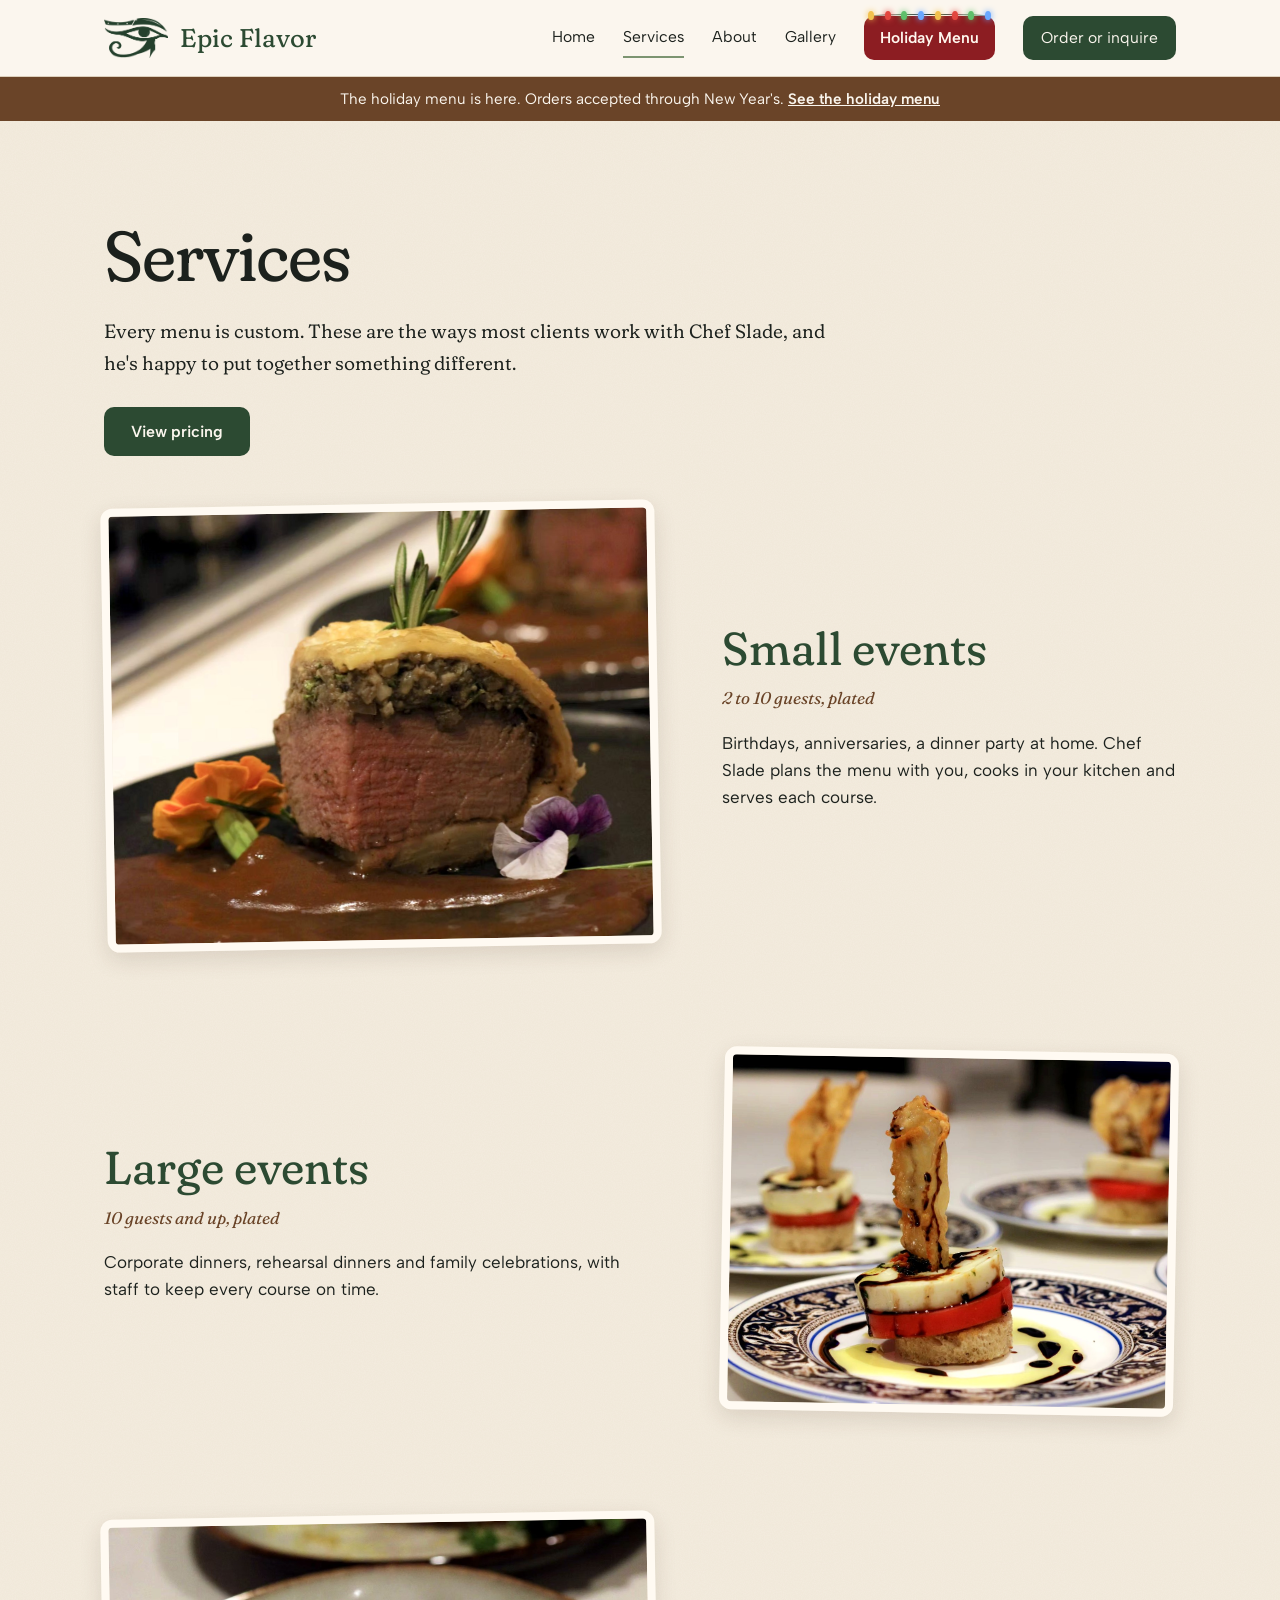
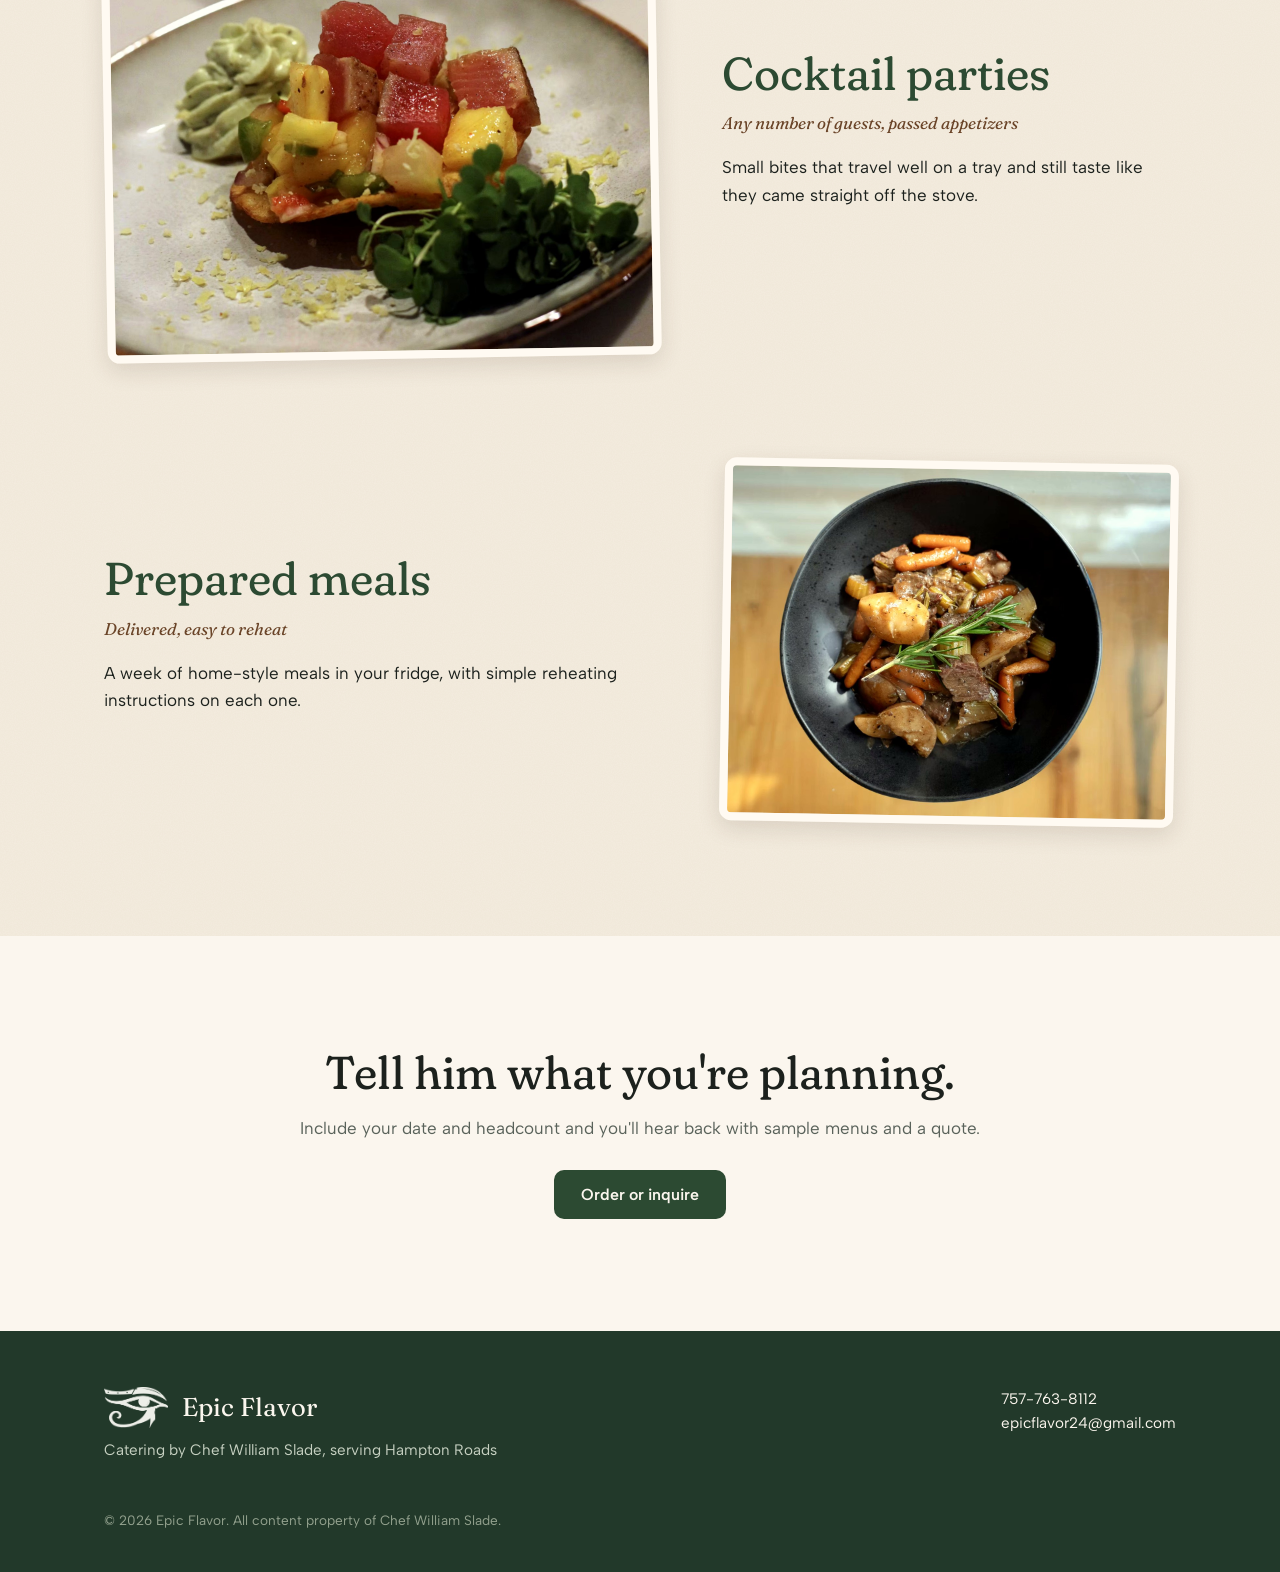
<file: services.html>
<!DOCTYPE html>
<html lang="en">
<head>
  <meta charset="utf-8">
  <meta name="viewport" content="width=device-width, initial-scale=1">
  <title>Services | Epic Flavor</title>
  <meta name="description" content="Chef-made catering, private dinners and prepared meals in Hampton Roads by Chef William Slade.">
  <link rel="icon" href="/images/logo-mark.png">
  <link rel="stylesheet" href="/styles.css">
</head>
<body>
  <header class="site-header">
    <div class="wrap">
      <a class="brand" href="/"><img src="/images/logo-mark.png" alt="" width="64" height="43"><span>Epic Flavor</span></a>
      <button class="menu-toggle" type="button" aria-expanded="false" aria-controls="nav">Menu</button>
      <nav class="nav" id="nav" aria-label="Main">
        <a href="/index.html">Home</a>
        <a href="/services.html" aria-current="page">Services</a>
        <a href="/about.html">About</a>
        <a href="/gallery.html">Gallery</a>
        <a class="nav-holiday" href="/holiday.html"><span class="lights" aria-hidden="true"><i></i><i></i><i></i><i></i><i></i><i></i><i></i><i></i></span>Holiday Menu</a>
        <a class="nav-order" href="/order.html">Order or inquire</a>
      </nav>
    </div>
  </header>
  <div class="season" hidden></div>
  <main>
    <section class="page-head">
      <div class="wrap">
        <h1>Services</h1>
        <p class="lead prose">Every menu is custom. These are the ways most clients work with Chef Slade, and he's happy to put together something different.</p>
        <button type="button" class="btn btn-dark" id="svc-prices" aria-pressed="false">View pricing</button>
      </div>
    </section>
    <section class="section section-tight" id="svc">
      <div class="wrap services">
        <article class="service">
          <img src="/images/beef-wellington.jpg" alt="Plated beef Wellington" loading="lazy">
          <div class="service-text">
            <h2>Small events</h2>
            <p class="service-meta">2 to 10 guests, plated</p>
            <p>Birthdays, anniversaries, a dinner party at home. Chef Slade plans the menu with you, cooks in your kitchen and serves each course.</p>
            <p class="price" hidden>$400 to $600</p>
          </div>
        </article>
        <article class="service">
          <img src="/images/mozzarella-roulade.jpg" alt="Rows of plated mozzarella roulade" loading="lazy">
          <div class="service-text">
            <h2>Large events</h2>
            <p class="service-meta">10 guests and up, plated</p>
            <p>Corporate dinners, rehearsal dinners and family celebrations, with staff to keep every course on time.</p>
            <p class="price" hidden>$30 to $50 per person</p>
          </div>
        </article>
        <article class="service">
          <img src="/images/tuna-tostadas.jpg" alt="Tuna tostada with pineapple salsa" loading="lazy">
          <div class="service-text">
            <h2>Cocktail parties</h2>
            <p class="service-meta">Any number of guests, passed appetizers</p>
            <p>Small bites that travel well on a tray and still taste like they came straight off the stove.</p>
            <p class="price" hidden>$20 to $45 per person</p>
          </div>
        </article>
        <article class="service">
          <img src="/images/pot-roast.jpg" alt="Pot roast with carrots and potatoes" loading="lazy">
          <div class="service-text">
            <h2>Prepared meals</h2>
            <p class="service-meta">Delivered, easy to reheat</p>
            <p>A week of home-style meals in your fridge, with simple reheating instructions on each one.</p>
            <p class="price" hidden>$15 to $25 per meal, $50 delivery minimum</p>
          </div>
        </article>
      </div>
    </section>
    <section class="section section-paper cta">
      <div class="wrap">
        <h2>Tell him what you're planning.</h2>
        <p>Include your date and headcount and you'll hear back with sample menus and a quote.</p>
        <a class="btn btn-dark" href="/order.html">Order or inquire</a>
      </div>
    </section>
    <script>
      document.getElementById('svc-prices').addEventListener('click', function () {
        var on = this.getAttribute('aria-pressed') !== 'true';
        this.setAttribute('aria-pressed', String(on));
        this.textContent = on ? 'Hide pricing' : 'View pricing';
        document.querySelectorAll('#svc .price').forEach(function (p) { p.hidden = !on; });
      });
    </script>
  </main>
  <footer class="site-footer">
    <div class="wrap">
      <div>
        <div class="f-brand"><img src="/images/logo-mark-light.png" alt="" width="64" height="41"><span>Epic Flavor</span></div>
        <div>Catering by Chef William Slade, serving Hampton Roads</div>
      </div>
      <div>
        <div><a href="tel:7577638112">757-763-8112</a></div>
        <div><a href="mailto:epicflavor24@gmail.com">epicflavor24@gmail.com</a></div>
      </div>
      <div class="small">&copy; <span id="yr">2026</span> Epic Flavor. All content property of Chef William Slade.</div>
    </div>
  </footer>
  <script src="/site.js" defer></script>
</body>
</html>
</file>
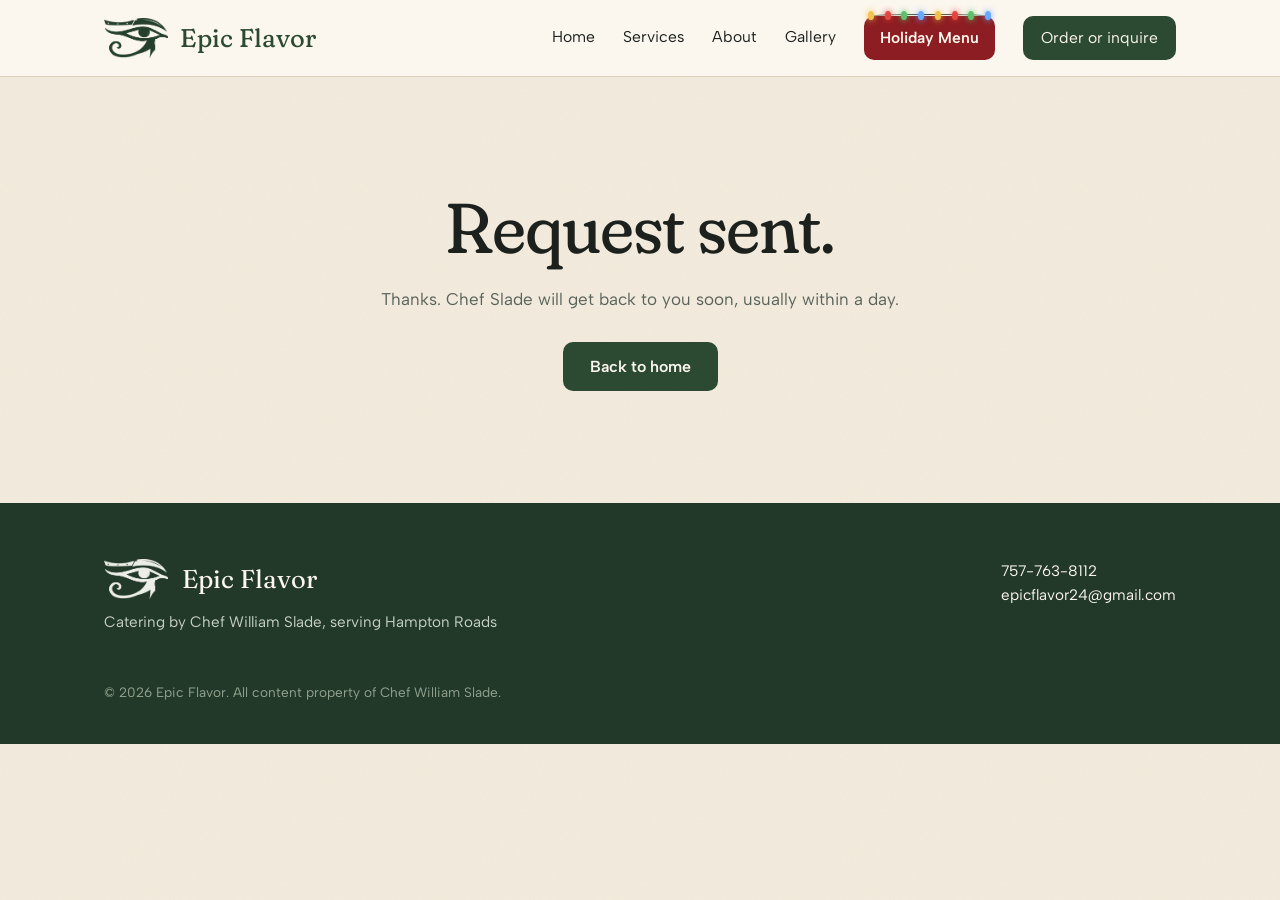
<file: thanks.html>
<!DOCTYPE html>
<html lang="en">
<head>
  <meta charset="utf-8">
  <meta name="viewport" content="width=device-width, initial-scale=1">
  <title>Request sent | Epic Flavor</title>
  <meta name="description" content="Chef-made catering, private dinners and prepared meals in Hampton Roads by Chef William Slade.">
  <link rel="icon" href="/images/logo-mark.png">
  <link rel="stylesheet" href="/styles.css">
</head>
<body>
  <header class="site-header">
    <div class="wrap">
      <a class="brand" href="/"><img src="/images/logo-mark.png" alt="" width="64" height="43"><span>Epic Flavor</span></a>
      <button class="menu-toggle" type="button" aria-expanded="false" aria-controls="nav">Menu</button>
      <nav class="nav" id="nav" aria-label="Main">
        <a href="/index.html">Home</a>
        <a href="/services.html">Services</a>
        <a href="/about.html">About</a>
        <a href="/gallery.html">Gallery</a>
        <a class="nav-holiday" href="/holiday.html"><span class="lights" aria-hidden="true"><i></i><i></i><i></i><i></i><i></i><i></i><i></i><i></i></span>Holiday Menu</a>
        <a class="nav-order" href="/order.html">Order or inquire</a>
      </nav>
    </div>
  </header>
  
  <main>
    <section class="section cta">
      <div class="wrap">
        <h1>Request sent.</h1>
        <p style="margin-top:20px">Thanks. Chef Slade will get back to you soon, usually within a day.</p>
        <a class="btn btn-dark" href="/">Back to home</a>
      </div>
    </section>
  </main>
  <footer class="site-footer">
    <div class="wrap">
      <div>
        <div class="f-brand"><img src="/images/logo-mark-light.png" alt="" width="64" height="41"><span>Epic Flavor</span></div>
        <div>Catering by Chef William Slade, serving Hampton Roads</div>
      </div>
      <div>
        <div><a href="tel:7577638112">757-763-8112</a></div>
        <div><a href="mailto:epicflavor24@gmail.com">epicflavor24@gmail.com</a></div>
      </div>
      <div class="small">&copy; <span id="yr">2026</span> Epic Flavor. All content property of Chef William Slade.</div>
    </div>
  </footer>
  <script src="/site.js" defer></script>
</body>
</html>
</file>
<file: styles.css>
@font-face { font-family: "Fraunces"; src: url(/fonts/fraunces-latin-full-normal.woff2) format("woff2"); font-weight: 100 900; font-display: swap; }
@font-face { font-family: "Fraunces"; src: url(/fonts/fraunces-latin-full-italic.woff2) format("woff2"); font-weight: 100 900; font-style: italic; font-display: swap; }
@font-face { font-family: "Caveat"; src: url(/fonts/caveat-latin-600-normal.woff2) format("woff2"); font-weight: 600; font-display: swap; }
@font-face { font-family: "Albert Sans"; src: url(/fonts/albert-sans-latin-400-normal.woff2) format("woff2"); font-weight: 400; font-display: swap; }
@font-face { font-family: "Albert Sans"; src: url(/fonts/albert-sans-latin-500-normal.woff2) format("woff2"); font-weight: 500; font-display: swap; }
@font-face { font-family: "Albert Sans"; src: url(/fonts/albert-sans-latin-600-normal.woff2) format("woff2"); font-weight: 600; font-display: swap; }
:root {
  --linen: #edeee8;
  --paper: #fafaf7;
  --forest: #24402c;
  --forest-deep: #1a3021;
  --sage: #7c9471;
  --ink: #1c211d;
  --muted: #59625a;
  --walnut: #6a4428;
  --line: #cfd3c8;
  --display: "Libre Caslon Display", Georgia, serif;
  --serif: "Libre Caslon Text", Georgia, serif;
  --sans: "Albert Sans", system-ui, sans-serif;
  --wrap: 1120px;
}

*, *::before, *::after { box-sizing: border-box; }
html { -webkit-text-size-adjust: 100%; }
body {
  margin: 0;
  background: var(--linen);
  color: var(--ink);
  font: 400 1.0625rem/1.6 var(--sans);
}
img { display: block; max-width: 100%; height: auto; }
a { color: inherit; }
:focus-visible { outline: 2px solid var(--walnut); outline-offset: 3px; }

h1, h2, h3 { font-family: var(--display); font-weight: 400; line-height: 1.1; margin: 0; }
h1 { font-size: clamp(2.6rem, 5.5vw, 4.4rem); letter-spacing: -0.01em; }
h2 { font-size: clamp(2rem, 3.6vw, 2.9rem); }
h3 { font-size: 1.5rem; }
p { margin: 0 0 1em; }

.wrap { max-width: var(--wrap); margin: 0 auto; padding: 0 24px; }
.prose { max-width: 62ch; }
.lead { font-family: var(--serif); font-size: 1.2rem; line-height: 1.7; }

/* Header */
.site-header { background: var(--paper); border-bottom: 1px solid var(--line); }
.site-header .wrap { display: flex; align-items: center; justify-content: space-between; gap: 24px; min-height: 76px; }
.brand { display: flex; align-items: center; gap: 12px; text-decoration: none; }
.brand img { width: 64px; height: auto; }
.brand span { font-family: var(--display); font-size: 1.6rem; color: var(--forest); }
.nav { display: flex; gap: 28px; align-items: center; }
.nav a { text-decoration: none; font-size: 0.98rem; color: var(--ink); padding: 6px 0; border-bottom: 2px solid transparent; }
.nav a:hover, .nav a[aria-current="page"] { border-color: var(--sage); }
.nav .nav-order { background: var(--forest); color: var(--paper); padding: 9px 18px; border-radius: 3px; border: 0; }
.nav .nav-order:hover { background: var(--forest-deep); }
.menu-toggle { display: none; }

@media (max-width: 820px) {
  .menu-toggle {
    display: block; background: none; border: 1px solid var(--line); border-radius: 3px;
    font: 500 0.95rem var(--sans); padding: 8px 14px; color: var(--ink); cursor: pointer;
  }
  .nav { display: none; position: absolute; left: 0; right: 0; top: 76px; background: var(--paper);
    flex-direction: column; align-items: stretch; gap: 0; padding: 8px 24px 20px; border-bottom: 1px solid var(--line); z-index: 10; }
  .nav.open { display: flex; }
  .nav a { padding: 12px 0; border-bottom: 1px solid var(--line); }
  .nav .nav-order { margin-top: 14px; text-align: center; }
  .site-header { position: relative; }
}

/* Season banner */
.season { background: var(--walnut); color: var(--paper); text-align: center; font-size: 0.95rem; padding: 10px 24px; }
.season a { color: var(--paper); font-weight: 600; }
.season[hidden] { display: none; }

/* Buttons */
.btn {
  display: inline-block; text-decoration: none; font: 600 1rem var(--sans);
  padding: 14px 26px; border-radius: 3px; border: 1px solid transparent; cursor: pointer;
}
.btn-light { background: var(--paper); color: var(--forest); }
.btn-light:hover { background: #fff; }
.btn-ghost { border-color: rgba(250,250,247,0.5); color: var(--paper); }
.btn-ghost:hover { border-color: var(--paper); }
.btn-dark { background: var(--forest); color: var(--paper); }
.btn-dark:hover { background: var(--forest-deep); }

/* Hero */
.hero { display: grid; grid-template-columns: 1.05fr 1fr; background: var(--forest); color: var(--paper); min-height: min(86vh, 760px); }
.hero-text { padding: clamp(48px, 8vw, 110px) clamp(24px, 6vw, 80px); display: flex; flex-direction: column; justify-content: center; }
.hero-text h1 { max-width: 13ch; }
.hero-text p { font-family: var(--serif); font-size: 1.15rem; line-height: 1.7; max-width: 40ch; margin: 28px 0 36px; color: #dfe5da; }
.hero-actions { display: flex; flex-wrap: wrap; gap: 14px; }
.hero-photo { position: relative; overflow: hidden; }
.hero-photo img { width: 100%; height: 100%; object-fit: cover; object-position: 50% 30%; }
@media (max-width: 820px) {
  .hero { grid-template-columns: 1fr; }
  .hero-photo { order: -1; height: 56vh; }
}

/* Sections */
.section { padding: clamp(64px, 9vw, 112px) 0; }
.section-tight { padding-top: 0; }
.section-paper { background: var(--paper); }

.intro-grid { display: grid; grid-template-columns: 1fr 1.3fr; gap: clamp(32px, 6vw, 88px); align-items: start; }
.intro-grid h2 { max-width: 12ch; }
@media (max-width: 820px) { .intro-grid { grid-template-columns: 1fr; } }

/* Offerings list */
.offerings { margin-top: 48px; border-top: 1px solid var(--line); }
.offering { display: grid; grid-template-columns: 240px 1fr auto; gap: 24px; padding: 28px 0; border-bottom: 1px solid var(--line); align-items: baseline; }
.offering h3 { color: var(--forest); }
.offering p { margin: 0; color: var(--muted); max-width: 56ch; }
.offering .price { font-family: var(--serif); color: var(--walnut); white-space: nowrap; }
@media (max-width: 820px) { .offering { grid-template-columns: 1fr; gap: 6px; } }

/* Photo strip */
.strip { display: grid; grid-template-columns: repeat(4, 1fr); gap: 6px; }
.strip img { aspect-ratio: 4 / 5; object-fit: cover; width: 100%; }
@media (max-width: 820px) { .strip { grid-template-columns: repeat(2, 1fr); } }

/* Quote */
.quote { background: var(--forest-deep); color: var(--paper); }
.quote blockquote { margin: 0 auto; max-width: 30em; text-align: center; }
.quote blockquote p { font-family: var(--display); font-size: clamp(1.5rem, 2.8vw, 2.2rem); line-height: 1.35; }
.quote cite { font-style: normal; font-size: 0.95rem; color: #c7d1c2; }

/* CTA band */
.cta { text-align: center; }
.cta h2 { margin-bottom: 16px; }
.cta p { color: var(--muted); margin-bottom: 28px; }

/* Page heads */
.page-head { padding: clamp(56px, 8vw, 96px) 0 clamp(32px, 4vw, 48px); }
.page-head p { margin-top: 20px; }

/* About */
.about-grid { display: grid; grid-template-columns: 0.9fr 1.1fr; gap: clamp(32px, 6vw, 80px); align-items: start; }
.about-grid img { width: 100%; }
@media (max-width: 820px) { .about-grid { grid-template-columns: 1fr; } }
.testimonials { display: grid; grid-template-columns: 1fr 1fr; gap: 56px 64px; margin-top: 48px; }
.testimonials figure { margin: 0; }
.testimonials blockquote { margin: 0 0 14px; font-family: var(--serif); line-height: 1.75; }
.testimonials figcaption { font-size: 0.95rem; color: var(--muted); }
.testimonials figcaption strong { color: var(--ink); font-weight: 600; display: block; }
@media (max-width: 820px) { .testimonials { grid-template-columns: 1fr; } }


/* Menus */
.tabs { display: flex; gap: 8px; flex-wrap: wrap; margin-bottom: 40px; }
.tab { font: 500 1rem var(--sans); background: transparent; border: 1px solid var(--line); color: var(--ink); padding: 10px 20px; border-radius: 3px; cursor: pointer; }
.tab[aria-selected="true"] { background: var(--forest); border-color: var(--forest); color: var(--paper); }
.menu-intro { max-width: 60ch; color: var(--muted); }
.price-toggle { margin: 8px 0 48px; }

.menu-note { font-family: var(--serif); font-style: italic; color: var(--muted); margin: 12px 0 0; }
.menu-items { list-style: none; margin: 8px 0 0; padding: 0; }
.menu-items li { padding: 18px 0; border-bottom: 1px dotted var(--line); }
.menu-items .row { display: flex; justify-content: space-between; gap: 16px; align-items: baseline; }
.menu-items .name { font-weight: 600; }
.menu-items .desc { color: var(--muted); font-size: 0.98rem; margin-top: 4px; }
.menu-items .price { font-family: var(--serif); color: var(--walnut); white-space: nowrap; display: none; }
.show-prices .price { display: inline; }

/* Form */
.form { display: grid; grid-template-columns: 1fr 1fr; gap: 20px 24px; max-width: 760px; }
.form .full { grid-column: 1 / -1; }
.form label { display: block; font-weight: 600; font-size: 0.95rem; margin-bottom: 6px; }
.form .hint { font-weight: 400; color: var(--muted); }
.form input, .form select, .form textarea {
  width: 100%; font: 400 1rem var(--sans); color: var(--ink); background: var(--paper);
  border: 1px solid #b9bfb3; border-radius: 3px; padding: 12px 14px;
}
.form textarea { min-height: 140px; resize: vertical; }
.form input:focus, .form select:focus, .form textarea:focus { outline: 2px solid var(--sage); outline-offset: 0; border-color: var(--sage); }
.hidden-field { position: absolute; left: -9999px; }
@media (max-width: 640px) { .form { grid-template-columns: 1fr; } }
.contact-direct { margin-top: 40px; color: var(--muted); }

/* Footer */
.site-footer { background: var(--forest-deep); color: #c7d1c2; padding: 56px 0 40px; font-size: 0.95rem; }
.site-footer .wrap { display: flex; flex-wrap: wrap; justify-content: space-between; gap: 32px; }
.site-footer .f-logo { width: 170px; height: auto; margin-bottom: 14px; }
.site-footer a { color: var(--paper); text-decoration: none; }
.site-footer a:hover { text-decoration: underline; }
.site-footer .small { width: 100%; font-size: 0.85rem; color: #94a28f; margin-top: 16px; }

@media (prefers-reduced-motion: no-preference) {
  .hero-text > * { animation: rise 0.8s ease-out both; }
  .hero-text > *:nth-child(2) { animation-delay: 0.12s; }
  .hero-text > *:nth-child(3) { animation-delay: 0.24s; }
  @keyframes rise { from { opacity: 0; transform: translateY(14px); } to { opacity: 1; transform: none; } }
}

/* Menu sections: varied layouts */
.menu-section { margin-bottom: clamp(56px, 8vw, 96px); }
.menu-section h2 { font-size: clamp(2rem, 3.4vw, 2.6rem); color: var(--forest); margin-top: 4px; }
.menu-section.has-image { display: grid; grid-template-columns: 5fr 7fr; gap: clamp(32px, 5vw, 72px); align-items: start; }
.menu-section.has-image.flip { grid-template-columns: 7fr 5fr; }
.menu-section.has-image.flip .menu-photo { order: 2; }
.menu-photo { width: 100%; aspect-ratio: 1 / 1; object-fit: cover; object-position: center; }
.menu-section:not(.has-image) .menu-items { display: grid; grid-template-columns: 1fr 1fr; column-gap: 64px; }
.menu-items .price, .compact-items .price { display: none; }
.menu-section.is-compact { align-items: center; }
.compact-items { list-style: none; padding: 0; margin: 20px 0 0; }
.compact-items li { font-family: var(--display); font-size: clamp(1.3rem, 2.2vw, 1.75rem); line-height: 1.3; padding: 12px 0; border-bottom: 1px solid var(--line); }
.menu-section.is-band { background: var(--forest); color: var(--paper); padding: clamp(32px, 5vw, 64px); }
.menu-section.is-band h2 { color: var(--paper); }
.menu-section.is-band .menu-items { grid-template-columns: repeat(3, 1fr); column-gap: 40px; }
.menu-section.is-band .menu-items li { border-bottom: 0; border-top: 1px solid rgba(250,250,247,0.25); padding-top: 20px; }
.menu-section.is-band .row { flex-direction: column; gap: 4px; }
.menu-section.is-band .name { font-family: var(--display); font-weight: 400; font-size: 1.5rem; }
.menu-section.is-band .desc { color: #c9d3c4; }
.menu-section.is-band .price { color: #e2c9a8; }
.menu-section.is-band .menu-note { color: #c9d3c4; }
@media (max-width: 820px) {
  .menu-section.has-image, .menu-section.is-compact { grid-template-columns: 1fr; }
  .menu-section.has-image.flip .menu-photo { order: 0; }
  .menu-section.has-image.flip { grid-template-columns: 1fr; }
  .menu-photo { aspect-ratio: 16 / 10; }
  .menu-section:not(.has-image) .menu-items, .menu-section.is-band .menu-items { grid-template-columns: 1fr; }
}

/* Services: photo stories */
.services { display: grid; gap: clamp(56px, 8vw, 104px); }
.service { display: grid; grid-template-columns: 1.1fr 0.9fr; gap: clamp(28px, 5vw, 72px); align-items: center; }
.service:nth-child(even) img { order: 2; }
.service img { width: 100%; aspect-ratio: 5 / 4; object-fit: cover; }
.service h2 { color: var(--forest); }
.service-meta { font-family: var(--serif); font-style: italic; color: var(--walnut); margin: 10px 0 18px; }
.service .price { display: block; font-family: var(--serif); font-size: 1.15rem; color: var(--walnut); border-top: 1px solid var(--line); padding-top: 14px; margin-top: 18px; }
.service .price[hidden] { display: none; }
.page-head .btn { margin-top: 8px; }
@media (max-width: 820px) { .service { grid-template-columns: 1fr; } .service:nth-child(even) img { order: 0; } }

/* Gallery */
.gallery { display: grid; grid-template-columns: repeat(3, 1fr); gap: 10px; }
.gallery figure { position: relative; margin: 0; overflow: hidden; }
.gallery img { width: 100%; aspect-ratio: 1 / 1; object-fit: cover; display: block; }
.gallery figcaption { font-size: 0.95rem; color: var(--muted); padding: 8px 2px 4px; }
@media (max-width: 820px) { .gallery { grid-template-columns: repeat(2, 1fr); } }
@media (hover: hover) {
  .gallery figcaption {
    position: absolute; inset: 0; display: flex; align-items: center; justify-content: center; text-align: center;
    padding: 24px; background: rgba(28, 33, 29, 0.62); color: var(--paper);
    font-family: var(--display); font-size: 1.7rem; opacity: 0; transition: opacity 0.25s ease;
  }
  .gallery img { transition: filter 0.25s ease; }
  .gallery figure:hover img { filter: grayscale(1); }
  .gallery figure:hover figcaption { opacity: 1; }
}
.show-prices .menu-items .price, .show-prices .compact-items .price { display: inline; }
.menu-section.is-compact .compact-items { columns: 2; column-gap: 64px; }
.menu-section.is-compact .compact-items li { break-inside: avoid; }
@media (max-width: 820px) { .menu-section.is-compact .compact-items { columns: 1; } }
.site-footer .f-brand { display: flex; align-items: center; gap: 14px; margin-bottom: 10px; }
.site-footer .f-brand img { width: 64px; height: auto; }
.site-footer .f-brand span { font-family: var(--display); font-size: 1.6rem; color: var(--paper); }

/* Holiday nav button with lights */
.nav .nav-holiday {
  position: relative; background: #8c1d22; color: #fff8ef; border: 0; border-radius: 3px;
  padding: 9px 16px 9px; font-weight: 600; overflow: visible;
}
.nav .nav-holiday:hover, .nav .nav-holiday[aria-current="page"] { background: #741418; border-color: transparent; }
.lights { position: absolute; left: 4px; right: 4px; top: -5px; height: 10px; display: flex; justify-content: space-between; pointer-events: none; }
.lights::before { content: ""; position: absolute; left: 0; right: 0; top: 3px; height: 4px; border-top: 1px solid #2a3a2d; border-radius: 50%; }
.lights i { position: relative; width: 6px; height: 9px; border-radius: 50% 50% 45% 45%; background: var(--c); box-shadow: 0 0 6px var(--c); }
.lights i:nth-child(4n+1) { --c: #f2c14e; } .lights i:nth-child(4n+2) { --c: #e2463f; }
.lights i:nth-child(4n+3) { --c: #5fbf6a; } .lights i:nth-child(4n+4) { --c: #6aa8ff; }
@media (prefers-reduced-motion: no-preference) {
  .lights i { animation: twinkle 2.4s ease-in-out infinite; }
  .lights i:nth-child(2n) { animation-delay: 0.8s; } .lights i:nth-child(3n) { animation-delay: 1.6s; }
  @keyframes twinkle { 50% { opacity: 0.45; box-shadow: none; } }
}
@media (max-width: 820px) { .nav .nav-holiday { text-align: center; margin-top: 14px; padding: 12px; border-bottom: 0; } .nav .nav-holiday + .nav-order { margin-top: 10px; } }

/* Holiday page */
.holiday-page { background: #f7f1e6; }
.holiday-hero { background: #8c1d22; color: #fff8ef; padding: 0 0 clamp(48px, 7vw, 80px); overflow: hidden; }
.holiday-hero .string { height: 34px; display: flex; justify-content: space-around; position: relative; margin-bottom: clamp(28px, 5vw, 56px); }
.holiday-hero .string::before { content: ""; position: absolute; left: -2%; right: -2%; top: -12px; height: 30px; border-bottom: 2px solid #3b1416; border-radius: 0 0 50% 50% / 0 0 100% 100%; }
.holiday-hero .string i { width: 10px; height: 15px; margin-top: 14px; border-radius: 50% 50% 45% 45%; background: var(--c); box-shadow: 0 0 12px var(--c); }
.holiday-hero .string i:nth-child(4n+1) { --c: #f2c14e; } .holiday-hero .string i:nth-child(4n+2) { --c: #ff6b5e; }
.holiday-hero .string i:nth-child(4n+3) { --c: #7fd98a; } .holiday-hero .string i:nth-child(4n+4) { --c: #8fbcff; }
.holiday-hero .string i:nth-child(odd) { margin-top: 18px; }
@media (prefers-reduced-motion: no-preference) {
  .holiday-hero .string i { animation: twinkle 2.6s ease-in-out infinite; }
  .holiday-hero .string i:nth-child(3n) { animation-delay: 0.9s; } .holiday-hero .string i:nth-child(5n) { animation-delay: 1.7s; }
}
.holiday-hero h1, .holiday-title { font-size: clamp(2.4rem, 5vw, 4rem); max-width: 16ch; }
.holiday-page .menu-intro { max-width: 62ch; color: #f3e3d3; font-family: var(--serif); font-size: 1.08rem; line-height: 1.75; margin: 24px 0 28px; }
.holiday-page .menu-intro p:first-child { font-size: 1.3rem; color: #fff8ef; }
.holiday-page .price-toggle { background: #fff8ef; color: #8c1d22; margin: 0; }
.holiday-page .menu-section h2 { color: #8c1d22; font-family: var(--display); }
.holiday-page .menu-note { color: #8c1d22; font-style: italic; }
.holiday-page .menu-section.is-band { background: var(--forest); }
.holiday-page .menu-items .price, .holiday-page .compact-items .price { color: #8c1d22; }
.holiday-page .menu-section.is-band .price { color: #f2c14e; }
.holiday-menu { padding-top: clamp(48px, 7vw, 88px); }
.holiday-page .tabs:empty { display: none; }
.holiday-page { display: flow-root; }
.holiday-menu { padding-bottom: clamp(48px, 7vw, 88px); }
.holiday-menu .menu-section:last-child { margin-bottom: 0; }
.holiday-page .menu-section.is-band h2 { color: #fff8ef; }
/* Snow + extra lights */
.holiday-hero { position: relative; }
.holiday-hero .wrap { position: relative; z-index: 1; }
.snow { position: absolute; inset: 0; pointer-events: none; overflow: hidden; }
.snow span { position: absolute; left: var(--x); top: -2rem; color: rgba(255, 255, 255, 0.75); font-size: var(--s); }
@media (prefers-reduced-motion: no-preference) {
  .snow span { animation: fall var(--d) linear var(--t) infinite; }
  @keyframes fall { to { transform: translate(18px, 760px); } }
}
@media (prefers-reduced-motion: reduce) {
  .snow span:nth-child(odd) { top: 30%; } .snow span:nth-child(3n) { top: 65%; } .snow span:nth-child(4n) { top: 85%; }
}
.divider-snow { display: flex; justify-content: center; gap: clamp(18px, 4vw, 44px); margin: 0 0 clamp(48px, 7vw, 80px); color: #b9cbe0; }
.divider-snow span { font-size: 1.1rem; }
.divider-snow span:nth-child(odd) { transform: translateY(10px); font-size: 0.8rem; }
.divider-snow span:nth-child(3n) { transform: translateY(-6px); font-size: 1.4rem; }
.divider-lights { position: relative; margin: 0 0 clamp(48px, 7vw, 80px); }
.divider-lights .string { height: 34px; display: flex; justify-content: space-around; position: relative; }
.divider-lights .string::before { content: ""; position: absolute; left: 0; right: 0; top: -12px; height: 30px; border-bottom: 2px solid #4a3b2c; border-radius: 0 0 50% 50% / 0 0 100% 100%; }
.divider-lights .string i { width: 10px; height: 15px; margin-top: 14px; border-radius: 50% 50% 45% 45%; background: var(--c); box-shadow: 0 0 10px var(--c); }
.divider-lights .string i:nth-child(odd) { margin-top: 18px; }
.divider-lights .string i:nth-child(4n+1) { --c: #e0a82e; } .divider-lights .string i:nth-child(4n+2) { --c: #d8453c; }
.divider-lights .string i:nth-child(4n+3) { --c: #3fa452; } .divider-lights .string i:nth-child(4n+4) { --c: #4f86d9; }
@media (prefers-reduced-motion: no-preference) {
  .divider-lights .string i { animation: twinkle 2.6s ease-in-out infinite; }
  .divider-lights .string i:nth-child(3n) { animation-delay: 0.9s; } .divider-lights .string i:nth-child(5n) { animation-delay: 1.7s; }
}
.holiday-page .menu-section.is-band { position: relative; }
.holiday-page .menu-section.is-band::before { content: ""; position: absolute; left: 0; right: 0; top: 0; height: 6px;
  background: repeating-linear-gradient(90deg, #d8453c 0 18px, #fff8ef 18px 36px); }

/* Holiday: full-width hero, snow, more lights */
.holiday-hero { position: relative; }
.holiday-hero .wrap { position: relative; z-index: 1; }
.holiday-hero h1.holiday-title { max-width: none; font-size: clamp(2.6rem, 5.6vw, 4.8rem); }
.holiday-page .menu-intro { max-width: none; columns: 2 320px; column-gap: 56px; }
.holiday-page .menu-intro p { break-inside: avoid; }
.holiday-page .menu-intro p:first-child { column-span: all; }
.holiday-hero .string-bottom { margin: clamp(32px, 5vw, 56px) 0 0; }
.holiday-hero .string-bottom::before { top: -12px; }

/* Light strings v2: bulbs sit on the wire */
.light-string { position: relative; height: 46px; }
.light-string svg { position: absolute; inset: 0 0 auto 0; width: 100%; height: 28px; overflow: visible; }
.light-string path { fill: none; stroke: #2b2420; stroke-width: 2; }
.light-string i {
  position: absolute; width: 9px; height: 14px; margin-left: -4.5px; margin-top: 2px;
  border-radius: 45% 45% 50% 50% / 40% 40% 60% 60%; background: var(--c); box-shadow: 0 0 10px var(--c);
}
.light-string i::before { content: ""; position: absolute; left: 2px; top: -4px; width: 5px; height: 5px; background: #2b2420; border-radius: 1px; }
.light-string.is-hero { margin-bottom: clamp(20px, 4vw, 44px); }
.light-string.is-hero path { stroke: #3b1416; }
.light-string.is-divider { margin: 0 0 clamp(56px, 7vw, 88px); }
@media (prefers-reduced-motion: no-preference) {
  .light-string i { animation: twinkle 2.6s ease-in-out infinite; animation-delay: var(--dl); }
}

/* Holiday intro: one even column */
.holiday-page .menu-intro { columns: auto; max-width: 68ch; }
.holiday-page .menu-intro p { margin: 0 0 14px; }

/* Festive order call to action */
.holiday-cta { background: #f7f1e6; position: relative; overflow: hidden; }
.holiday-cta h2 { color: #8c1d22; }
.btn-candy {
  position: relative; color: #8c1d22; background: #fff; font-size: 1.1rem; padding: 16px 34px;
  border: 0; border-radius: 999px;
  box-shadow: 0 0 0 6px #fff, 0 0 0 8px #e9d9c4;
}
.btn-candy::before {
  content: ""; position: absolute; inset: -6px; border-radius: inherit; z-index: -1;
  background: repeating-linear-gradient(-45deg, #c8282e 0 10px, #fff 10px 20px);
}
.btn-candy { isolation: isolate; box-shadow: 0 6px 18px rgba(140, 29, 34, 0.18); }
.btn-candy:hover { background: #fff8ef; }
.peppermint {
  position: absolute; width: clamp(70px, 9vw, 120px); aspect-ratio: 1; border-radius: 50%;
  background: repeating-conic-gradient(#c8282e 0 22.5deg, #fff 22.5deg 45deg);
  box-shadow: inset 0 0 0 5px #fff, 0 8px 20px rgba(0,0,0,0.12); opacity: 0.95;
}
.peppermint::after { content: ""; position: absolute; inset: 38%; border-radius: 50%; background: #fff; }
.peppermint.p1 { left: 8%; top: 22%; transform: rotate(12deg); }
.peppermint.p2 { right: 9%; bottom: 18%; width: clamp(54px, 7vw, 90px); }
@media (max-width: 820px) { .peppermint { display: none; } }
.holiday-hero .wrap { text-align: center; }
.holiday-hero h1.holiday-title { margin: 0 auto; }
.holiday-page .menu-intro { margin-left: auto; margin-right: auto; max-width: 64ch; }
.peppermint { background: repeating-conic-gradient(#c8282e 0 30deg, #fff 30deg 60deg); }
.peppermint::after { inset: 30%; background: #fff; box-shadow: 0 0 0 2px #c8282e; }
.btn-candy { border: 6px solid transparent; padding: 14px 32px;
  background: linear-gradient(#fff, #fff) padding-box, repeating-linear-gradient(-45deg, #c8282e 0 9px, #fff 9px 18px) border-box; }
.btn-candy:hover { background: linear-gradient(#fff8ef, #fff8ef) padding-box, repeating-linear-gradient(-45deg, #c8282e 0 9px, #fff 9px 18px) border-box; }
.btn-candy::before { content: none; }
.peppermint { background: repeating-conic-gradient(from 10deg, #c8282e 0 18deg, #fff 18deg 45deg); box-shadow: inset 0 0 0 4px #fff, 0 0 0 2px #e6d5c0, 0 8px 20px rgba(0,0,0,0.1); }
.peppermint::after { inset: 44%; box-shadow: none; }
.holiday-cta { padding-top: clamp(32px, 5vw, 56px); }
.holiday-cta p { max-width: 46ch; margin-left: auto; margin-right: auto; }
.peppermint.p1 { left: 10%; top: 30%; }
.peppermint.p2 { right: 11%; bottom: 22%; }

/* ---------- Homey preview ---------- */
:root {
  --linen: #f4ecdf; --paper: #fbf6ee; --forest: #2c4a32; --forest-deep: #22392a; --line: #ddd0bc;
  --display: "Fraunces", Georgia, serif; --serif: "Fraunces", Georgia, serif;
}
body {
  background-color: var(--linen);
  background-image: url("data:image/svg+xml,%3Csvg xmlns='http://www.w3.org/2000/svg' width='180' height='180'%3E%3Cfilter id='n'%3E%3CfeTurbulence type='fractalNoise' baseFrequency='.9' numOctaves='2' stitchTiles='stitch'/%3E%3CfeColorMatrix values='0 0 0 0 .45 0 0 0 0 .35 0 0 0 0 .2 0 0 0 .07 0'/%3E%3C/filter%3E%3Crect width='100%25' height='100%25' filter='url(%23n)'/%3E%3C/svg%3E");
}
h1, h2, h3, .brand span, .quote blockquote p { font-family: var(--display); font-variation-settings: "SOFT" 100, "WONK" 1; font-weight: 400; }
h1 { letter-spacing: -0.015em; }
.lead, .hero-text p { font-family: var(--serif); font-variation-settings: "SOFT" 100; font-weight: 350; }
.btn, .nav .nav-order, .nav .nav-holiday { border-radius: 10px; }
.hand-note { font-family: "Caveat", cursive; font-weight: 600; font-size: 1.7rem; color: #e9c98f; margin: 0 0 6px !important; transform: rotate(-2deg); transform-origin: left; }
.hero { background-color: var(--forest); }
.hero-photo img { border-radius: 0; }
.strip { gap: 14px; padding: 0 14px; background: transparent; }
.strip img { border-radius: 12px; border: 6px solid #fffaf2; box-shadow: 0 6px 16px rgba(60, 40, 20, 0.12); }
.strip img:nth-child(odd) { transform: rotate(-1.2deg); } .strip img:nth-child(even) { transform: rotate(1deg); }
.quote { background-color: var(--forest-deep); }
.signature { font-family: "Caveat", cursive; font-weight: 600; font-size: 1.9rem; color: #e9c98f; margin-top: 18px; transform: rotate(-1.5deg); }
.intro-grid h2 { font-style: italic; }
.site-header { background: var(--paper); }

.strip { padding: 0 24px; }
.hero-text .hand-note { font-family: "Caveat", cursive; font-weight: 600; font-size: 1.9rem; color: #e9c98f; line-height: 1.1; margin: 0 0 10px; max-width: none; }
.service img, .about-grid img { border-radius: 12px; border: 8px solid #fffaf2; box-shadow: 0 8px 22px rgba(60, 40, 20, 0.13); }
.service:nth-child(odd) img { transform: rotate(-1deg); } .service:nth-child(even) img { transform: rotate(1deg); }
.about-grid img { transform: rotate(-1.5deg); }
.gallery { gap: 14px; }
.gallery figure { border-radius: 10px; border: 6px solid #fffaf2; box-shadow: 0 6px 16px rgba(60, 40, 20, 0.12); }
.gallery img { border-radius: 4px; }
.strip img:nth-child(odd), .strip img:nth-child(even) { transform: none; }
.quote blockquote { max-width: 44em; }
</file>
